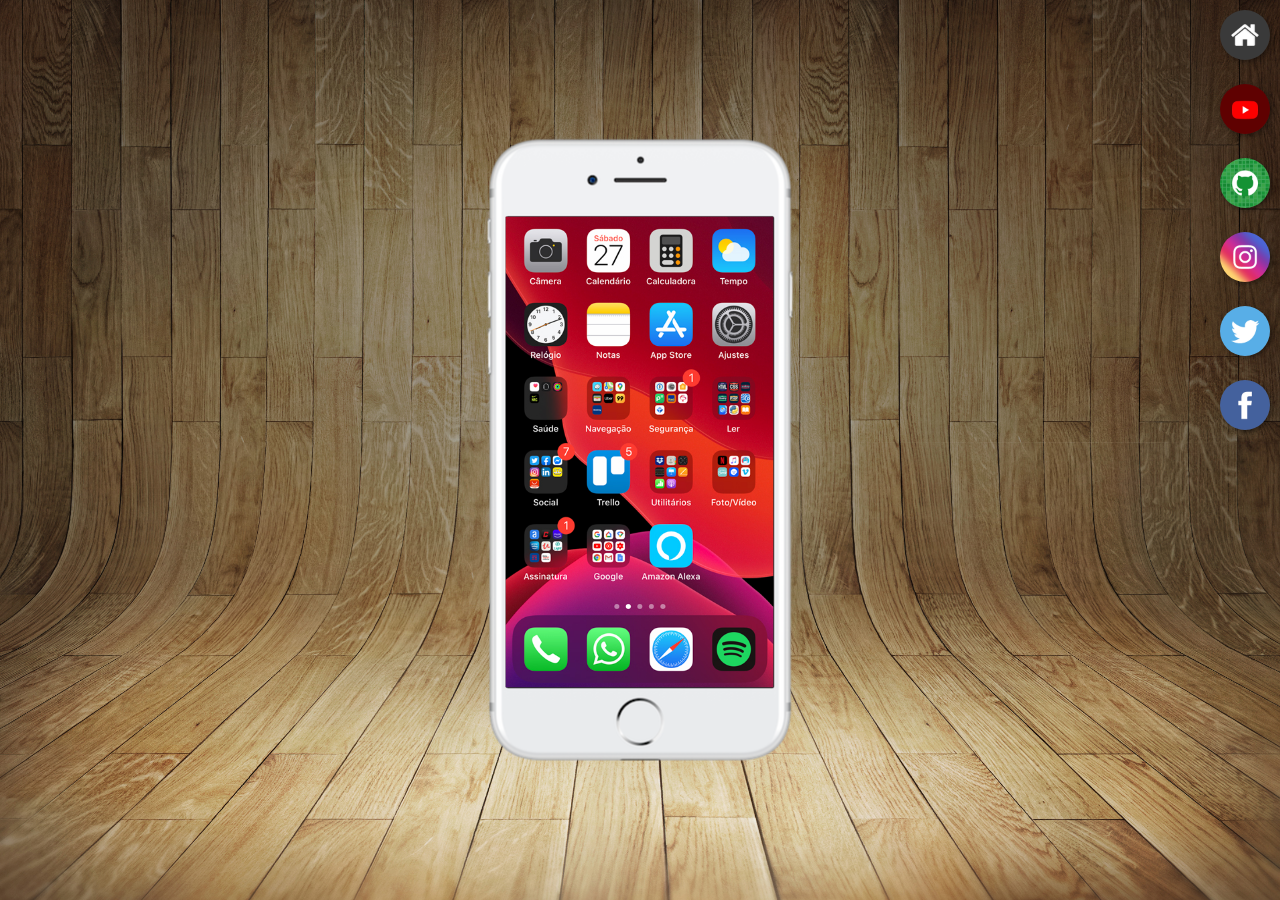
<file: index.html>
<!DOCTYPE html>
<html lang="pt-br">
<head>
    <meta charset="UTF-8">
    <meta name="viewport" content="width=device-width, initial-scale=1.0">
    <title>Projeto Redes Sociais</title>
    <link rel="shortcut icon" href="favicon.ico" type="image/x-icon">
    <link rel="stylesheet" href="estilos/style.css">
</head>
<body>
    <main>
        <section id="telefone">
            <iframe src="home.html" name="tela" id="tela" frameborder="0">
                Seu navegador não é compatível com isso.
            </iframe>
        </section>
        <section id="redes-sociais">
            <a href="home.html" target="tela"><img src="imagens/logo-home.jpg" alt="home">
            </a><br>
            <a href="youtube.html" target="tela"><img src="imagens/logo-youtube.jpg" alt="youtube">
            </a><br>
            <a href="github.html" target="tela"><img src="imagens/logo-github.jpg" alt="github">
            </a><br>
            <a href="instagram.html" target="tela"><img src="imagens/logo-instagram.jpg" alt="instagram">
            </a><br>
            <a href="twitter.html" target="tela"><img src="imagens/logo-twitter.jpg" alt="twitter">
            </a><br>
            <a href="facebook.html" target="tela"><img src="imagens/logo-facebook.jpg" alt="facebook">
            </a>

        </section>
    </main>
</body>
</html>
</file>
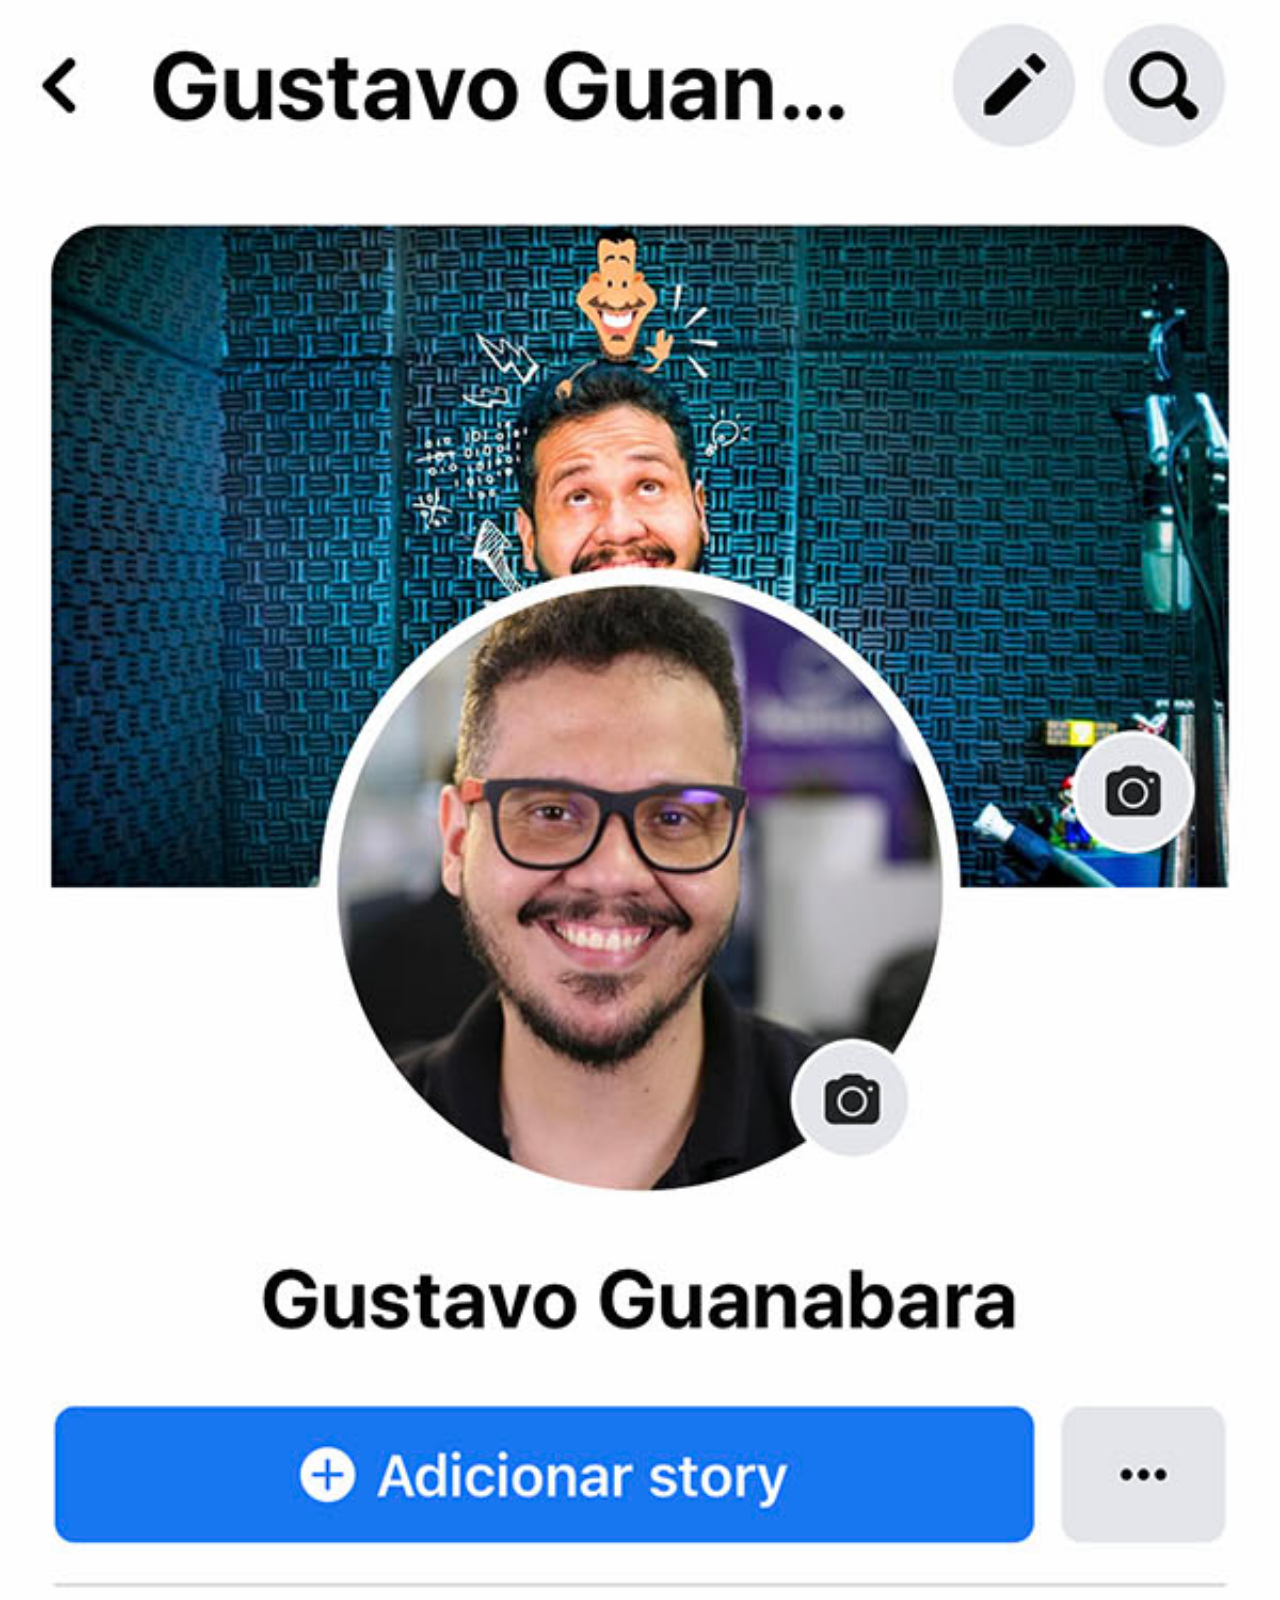
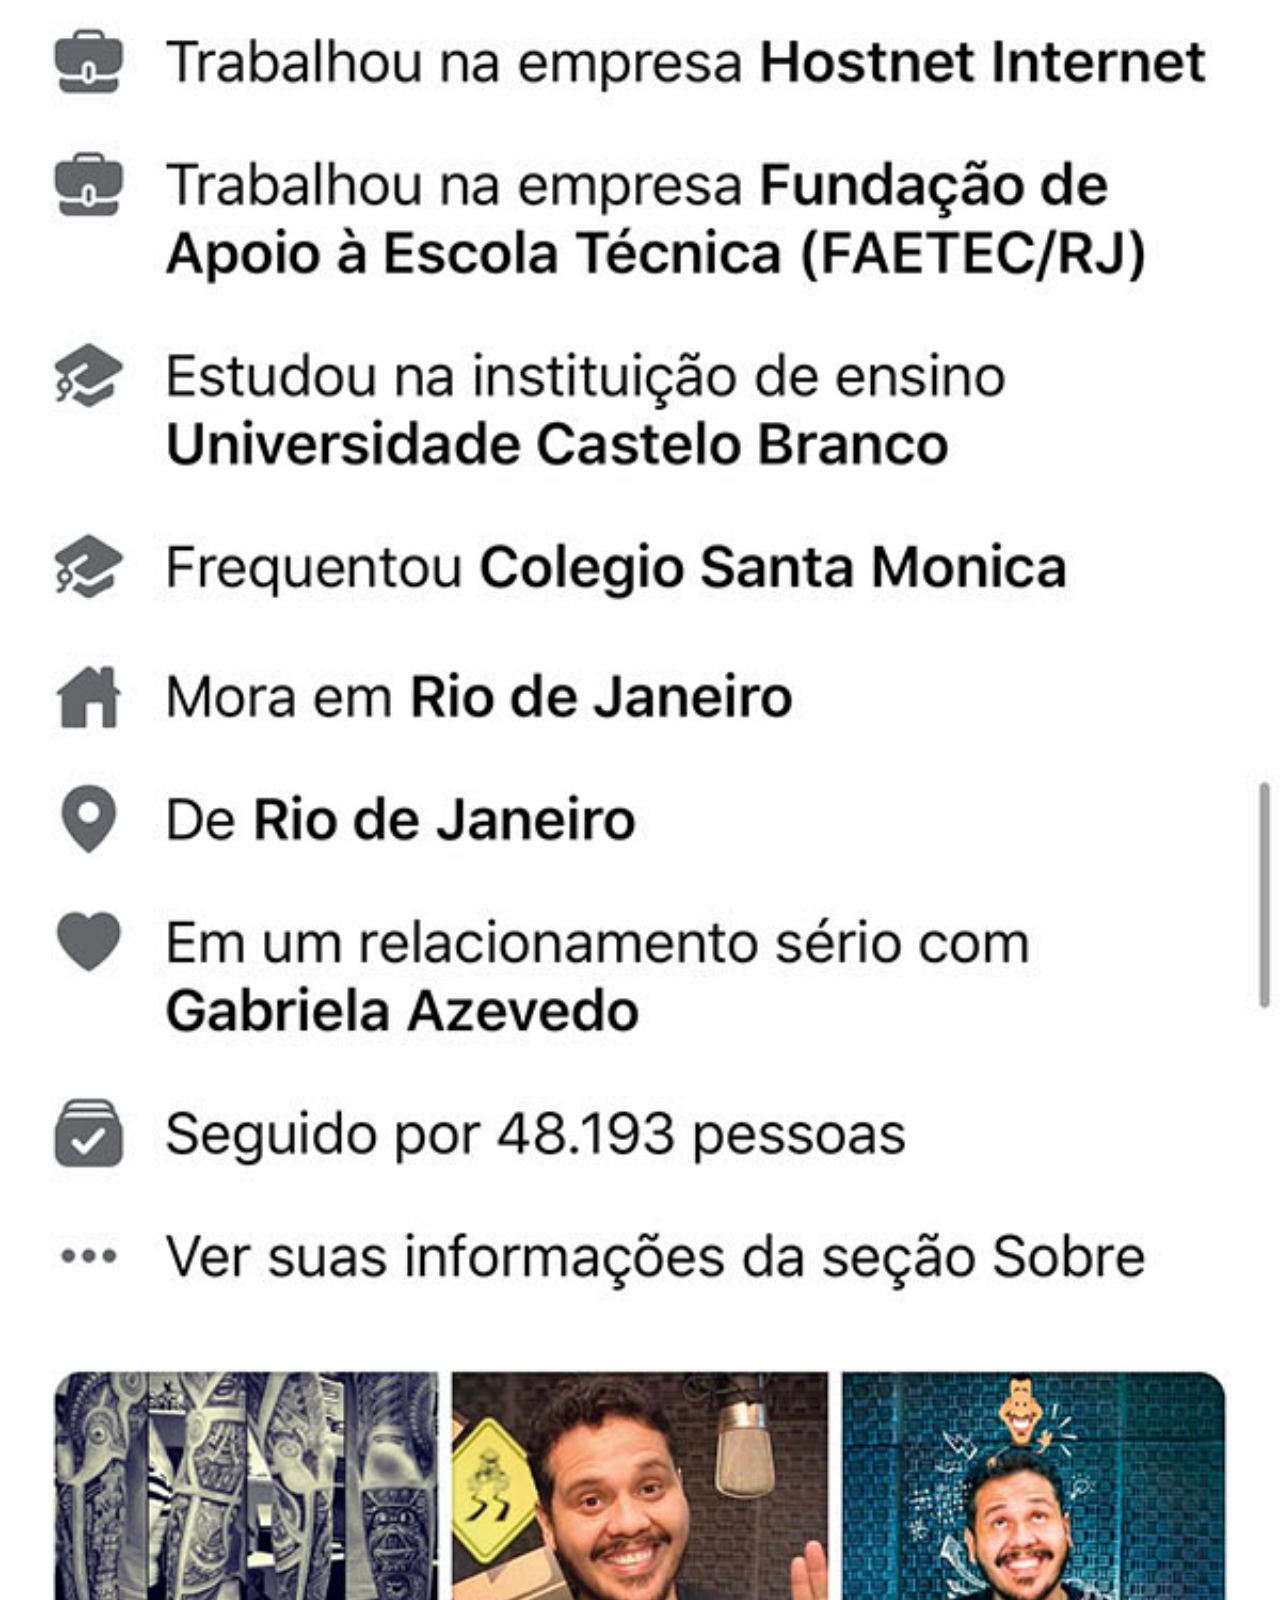
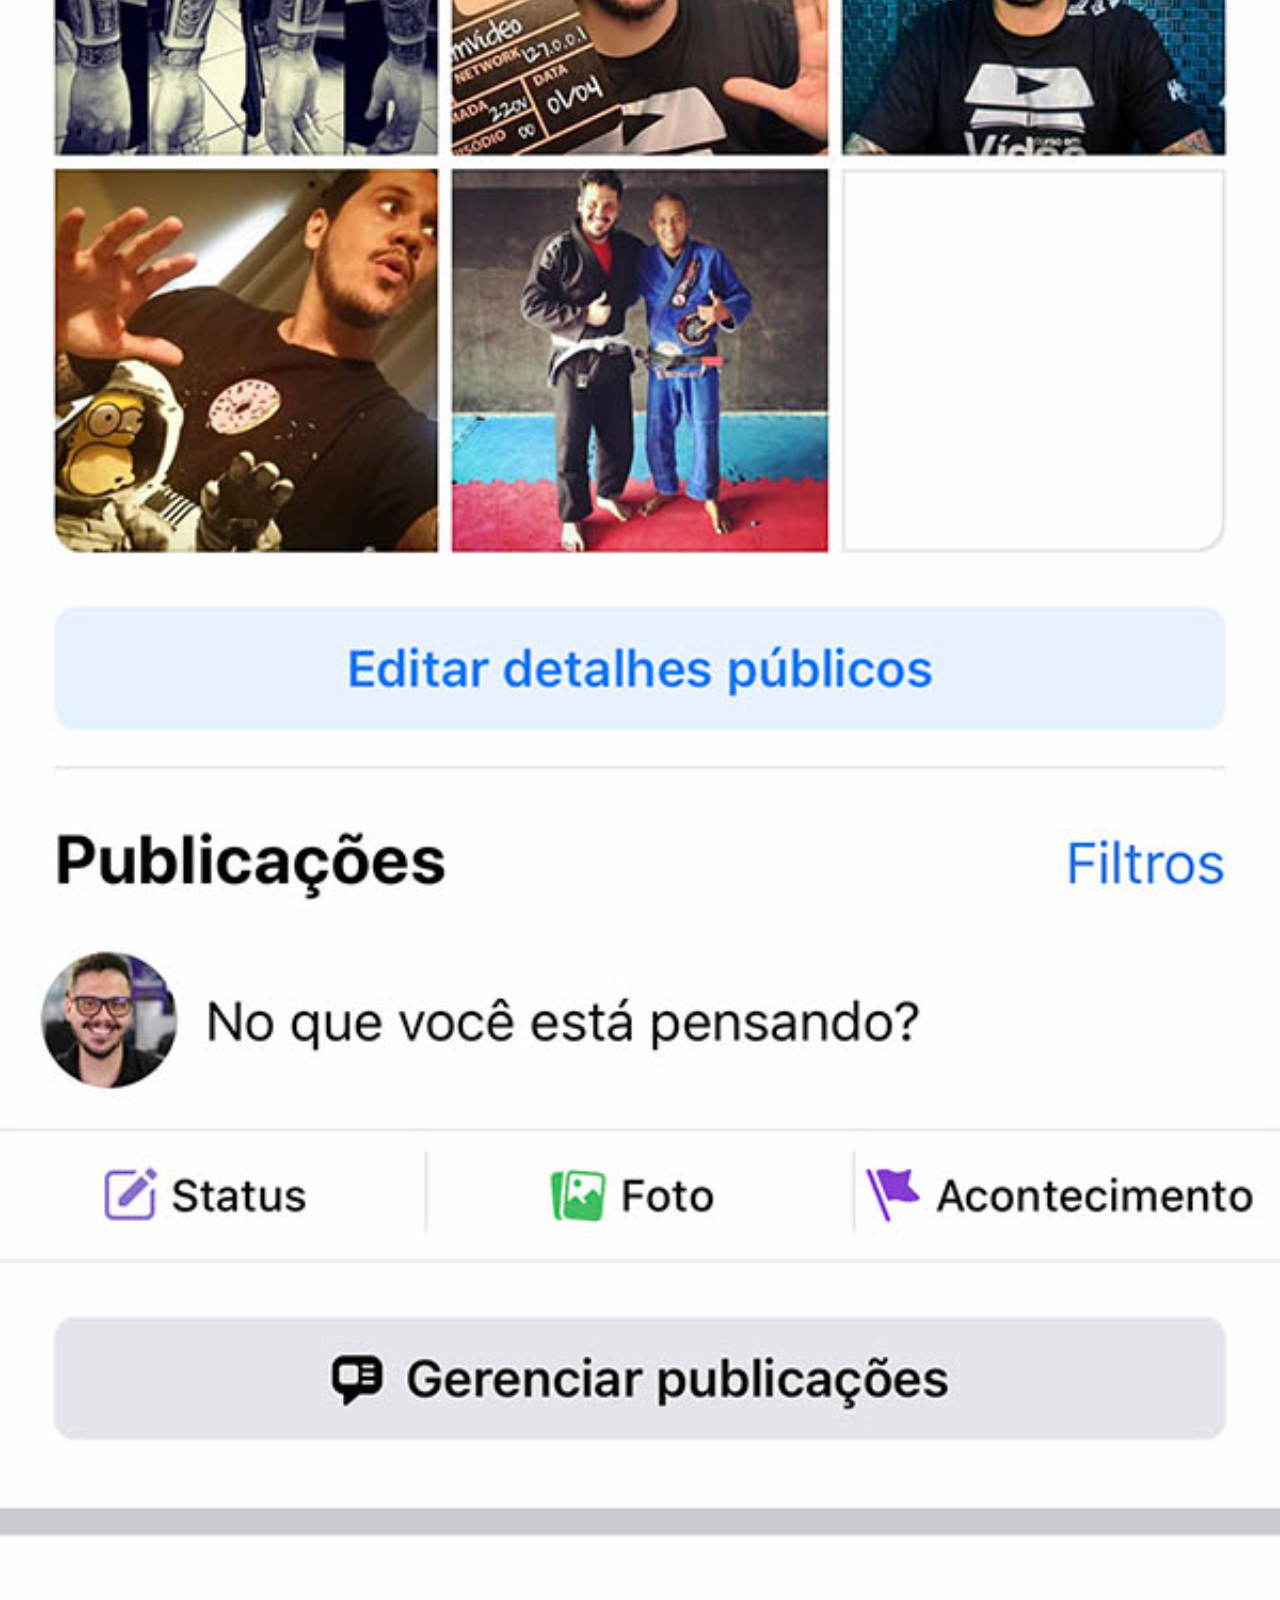
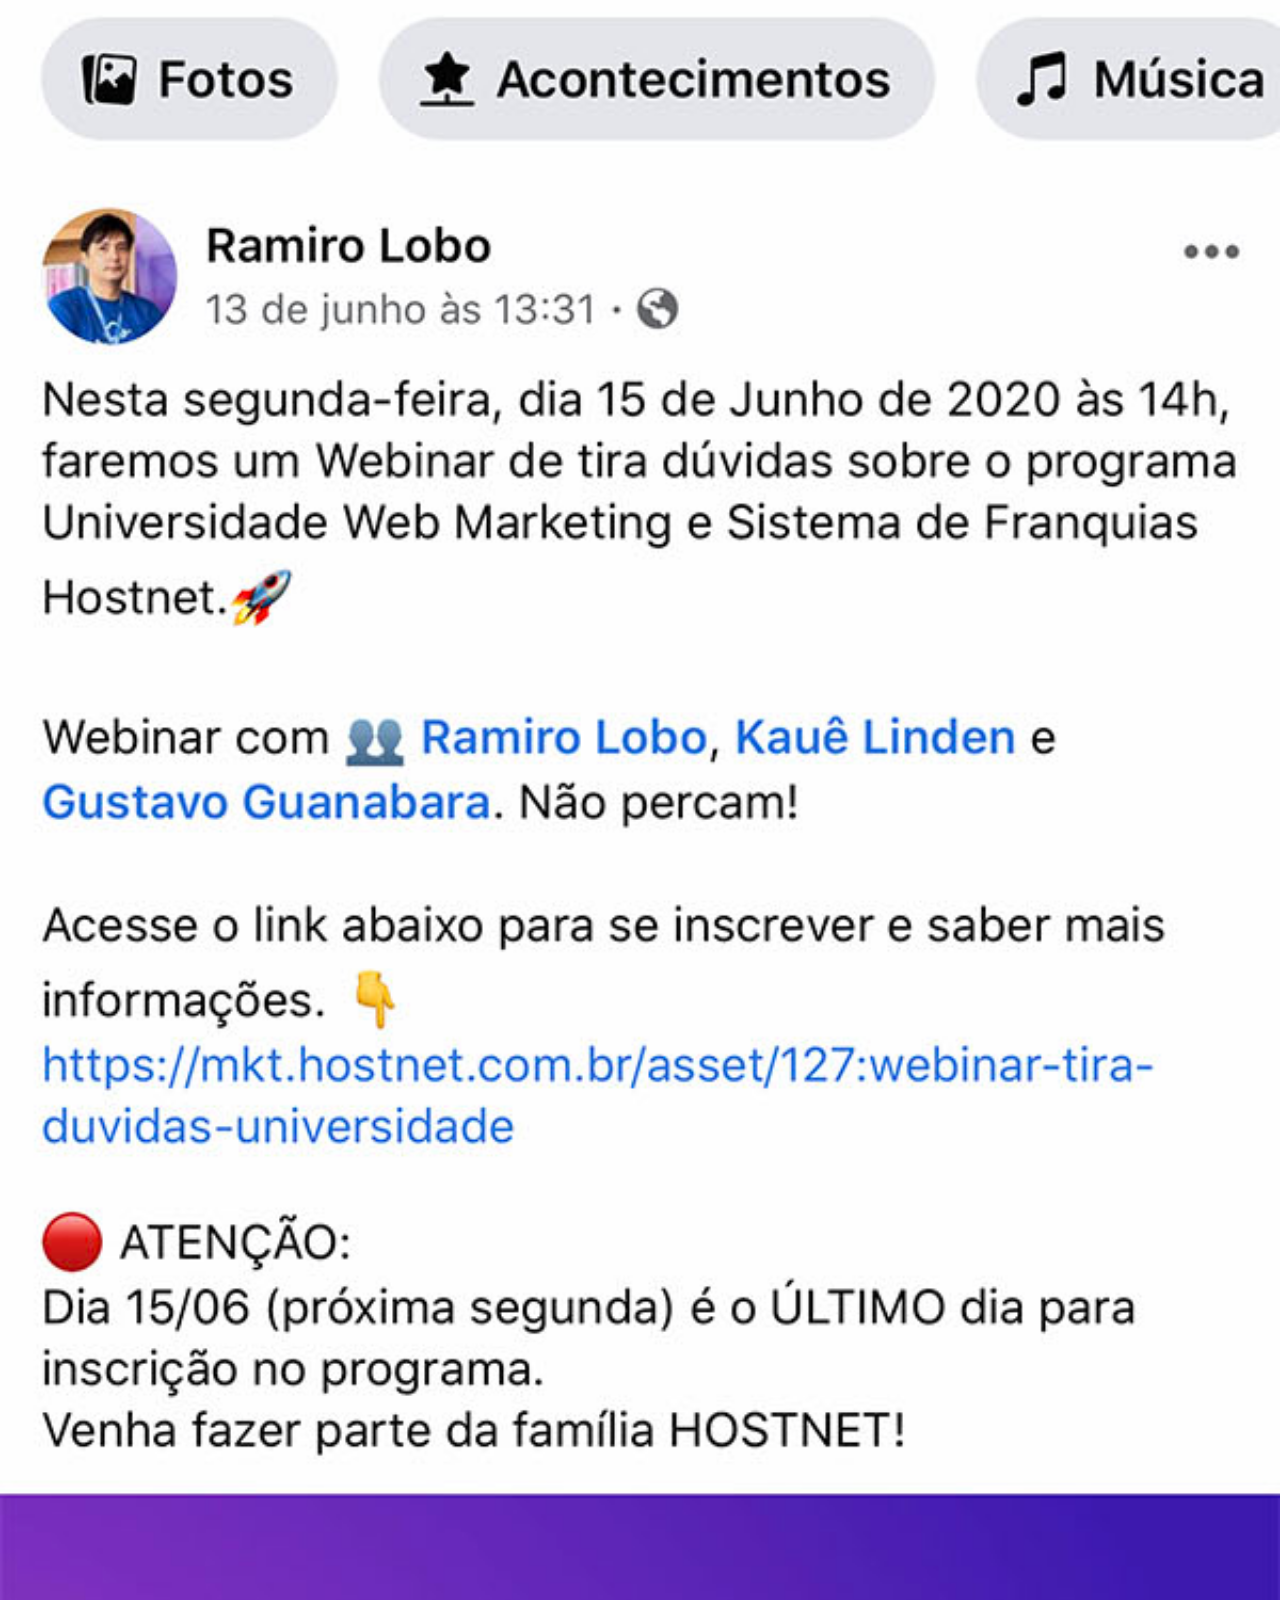
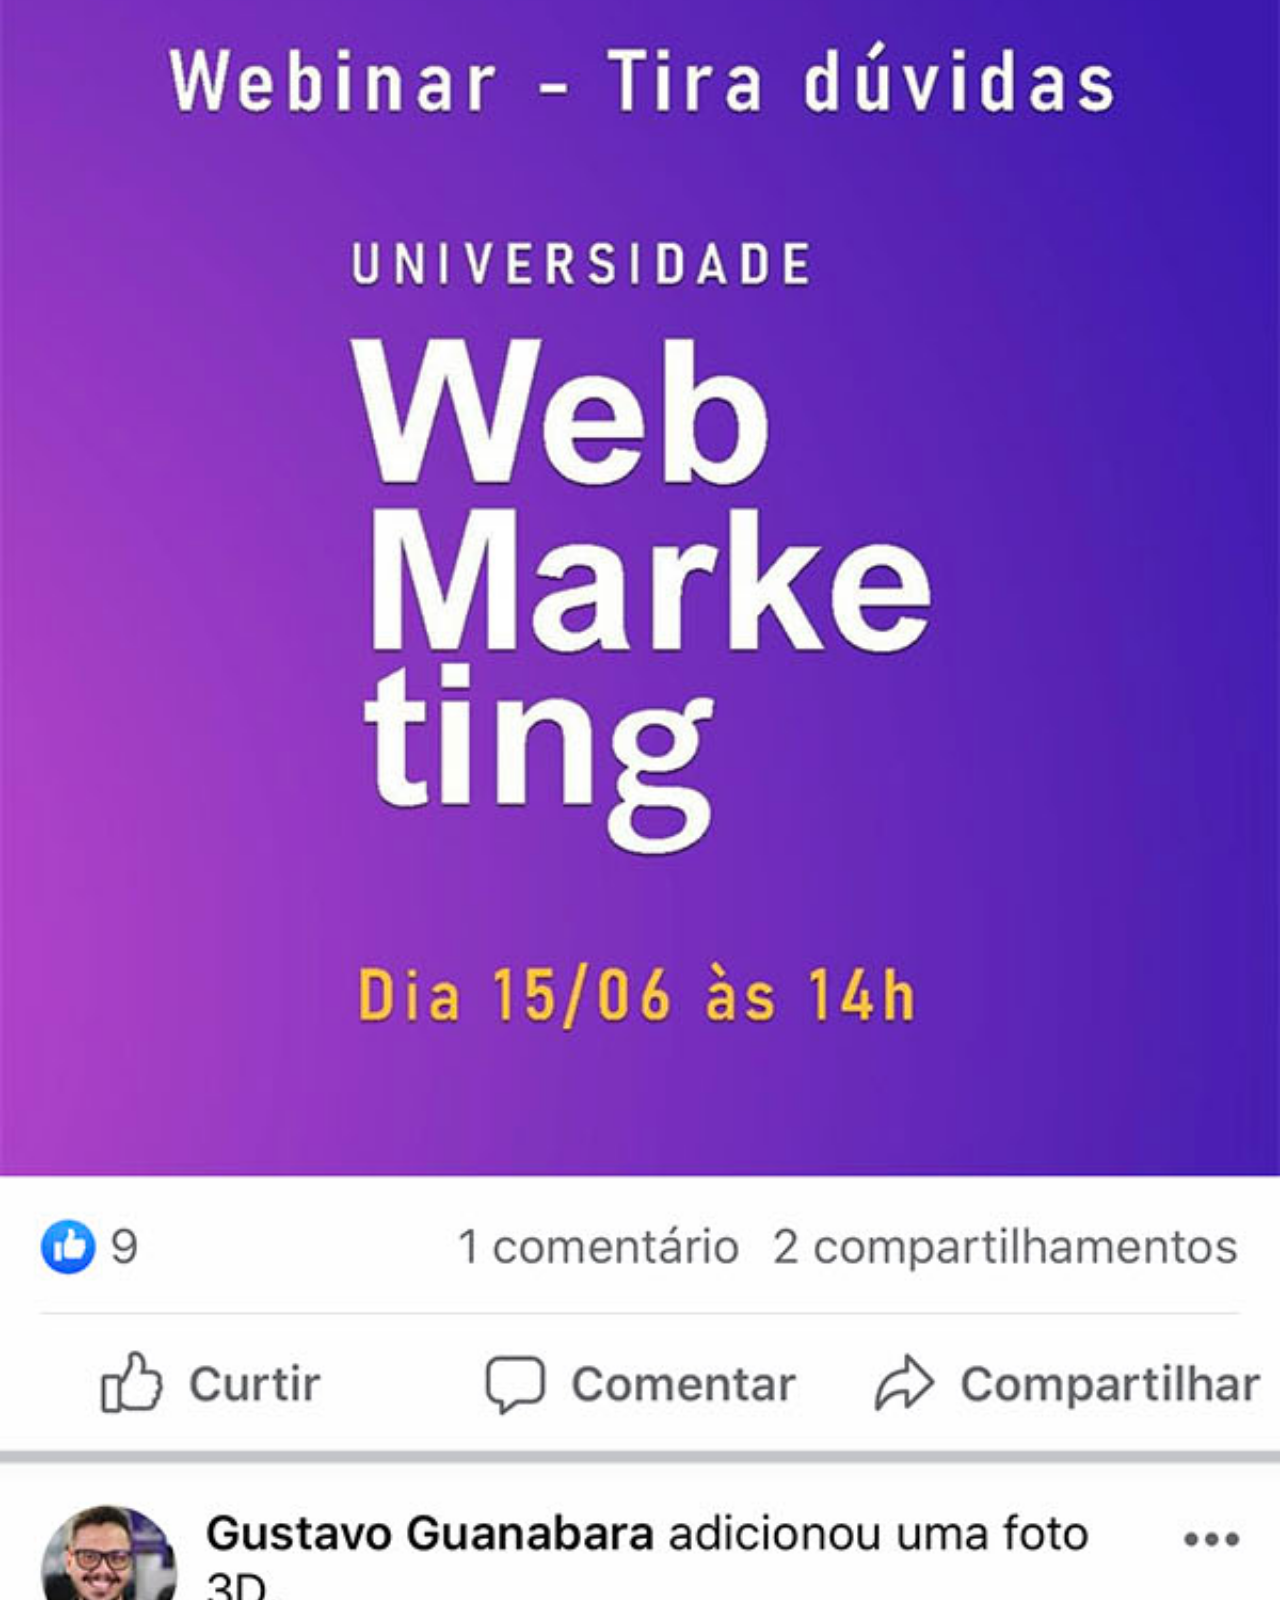
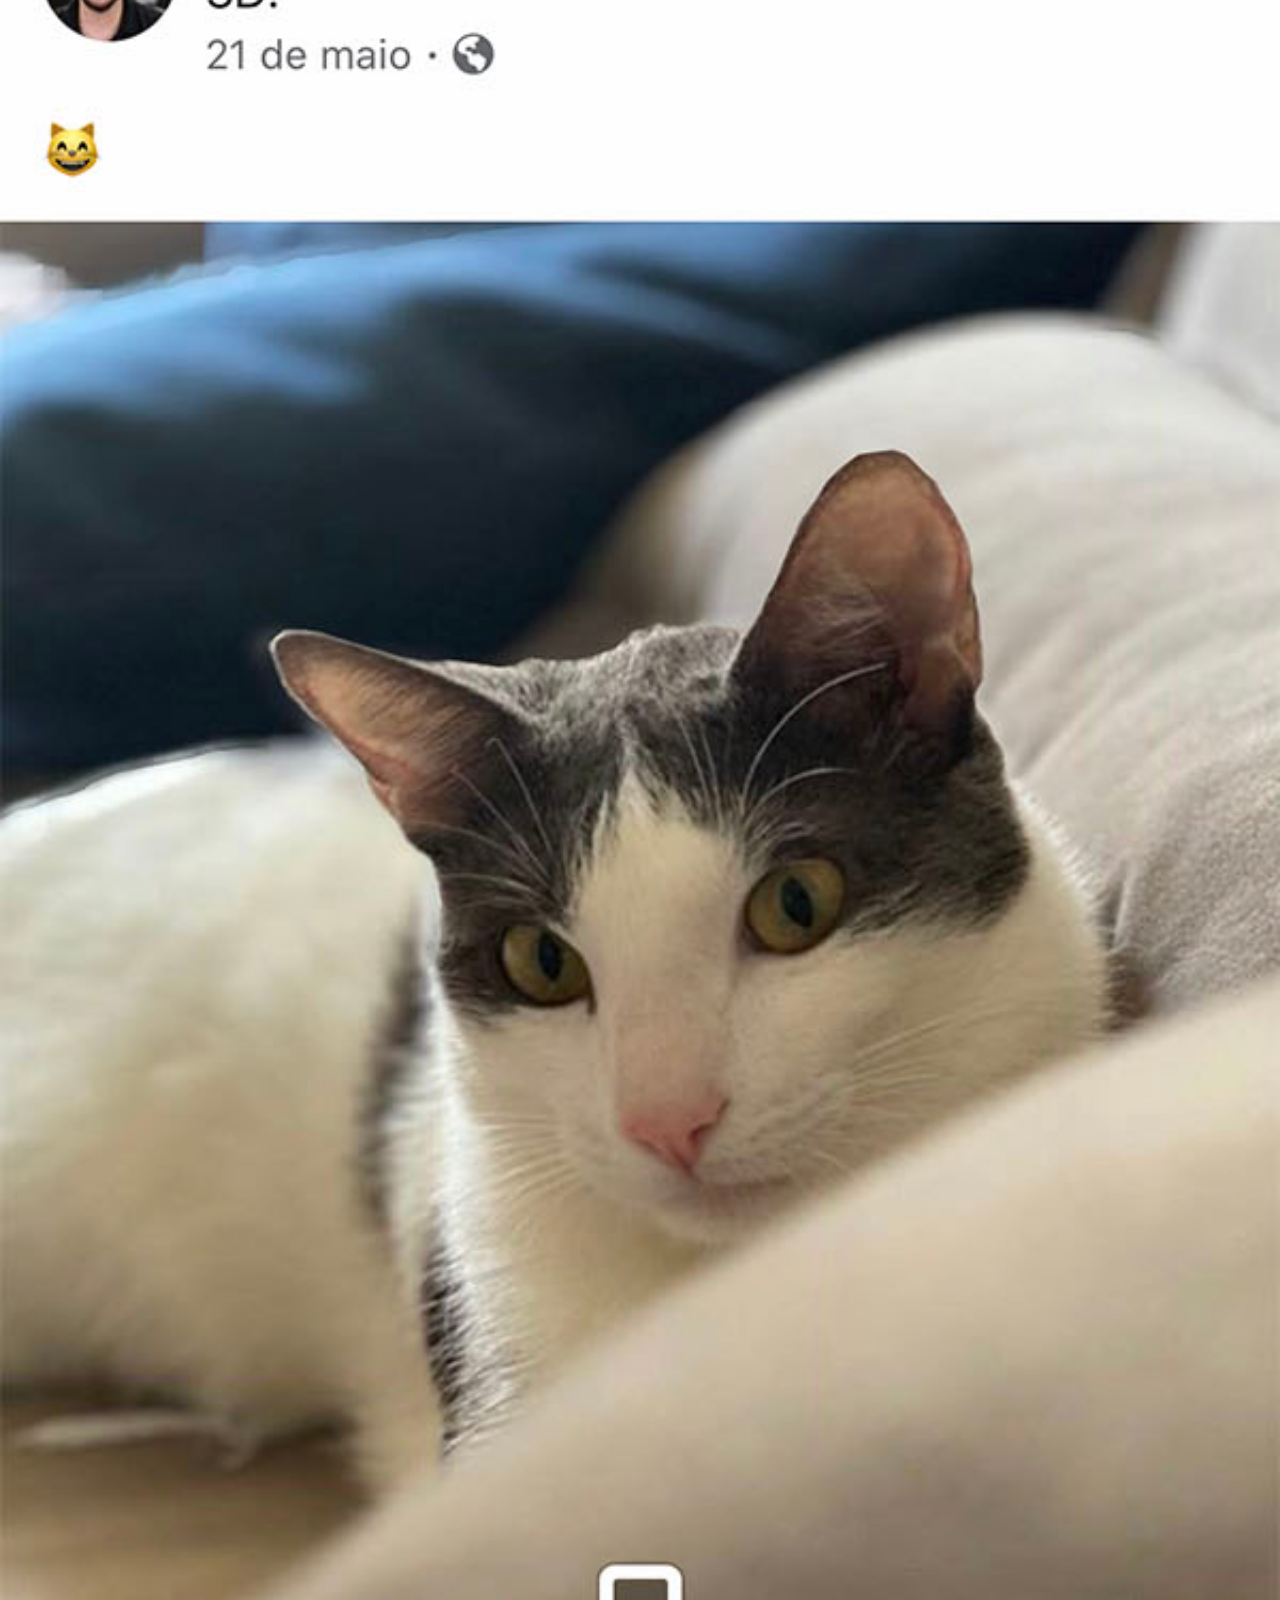
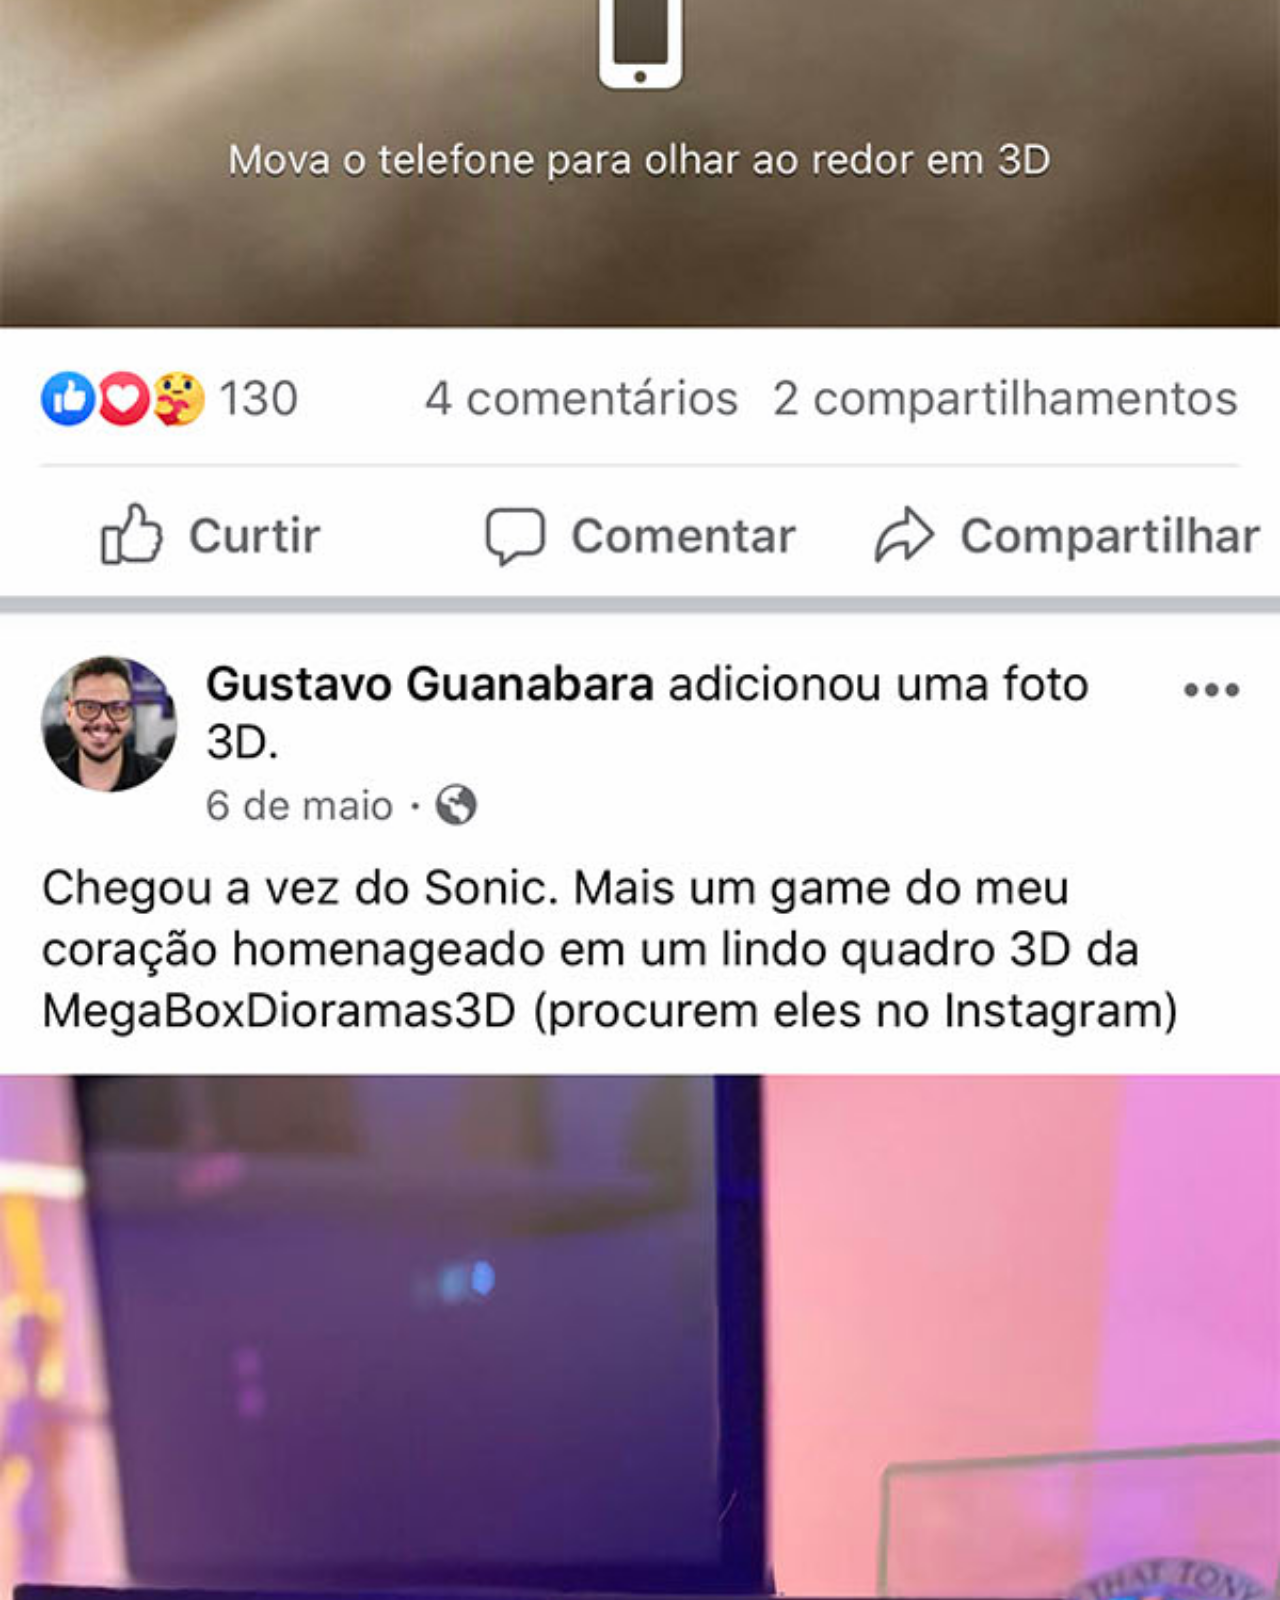
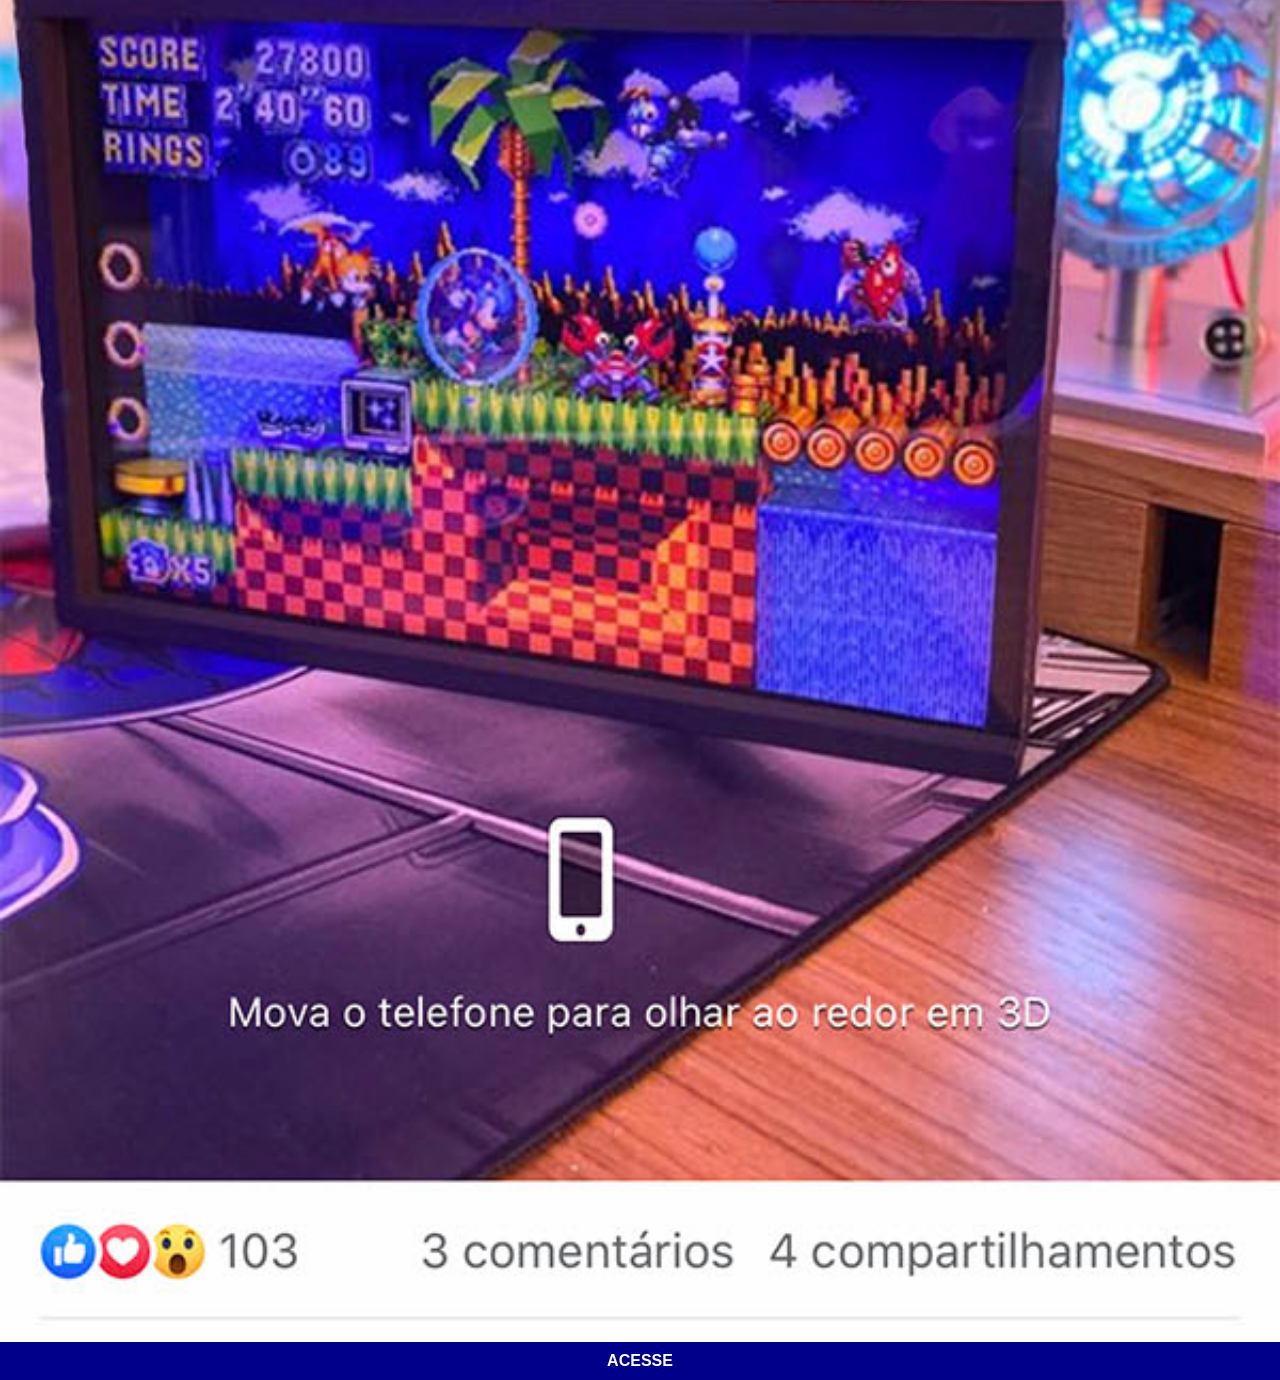
<file: facebook.html>
<!DOCTYPE html>
<html lang="pt-br">
<head>
    <meta charset="UTF-8">
    <meta name="viewport" content="width=device-width, initial-scale=1.0">
    <title>Facebook</title>
    <link rel="stylesheet" href="estilos/social.css">
</head>
<body>
    <img src="imagens/tela-facebook.jpg">
    <a href="https://www.facebook.com/gustavoguanabara" target="_blank">ACESSE</a>
</body>
</html>
</file>
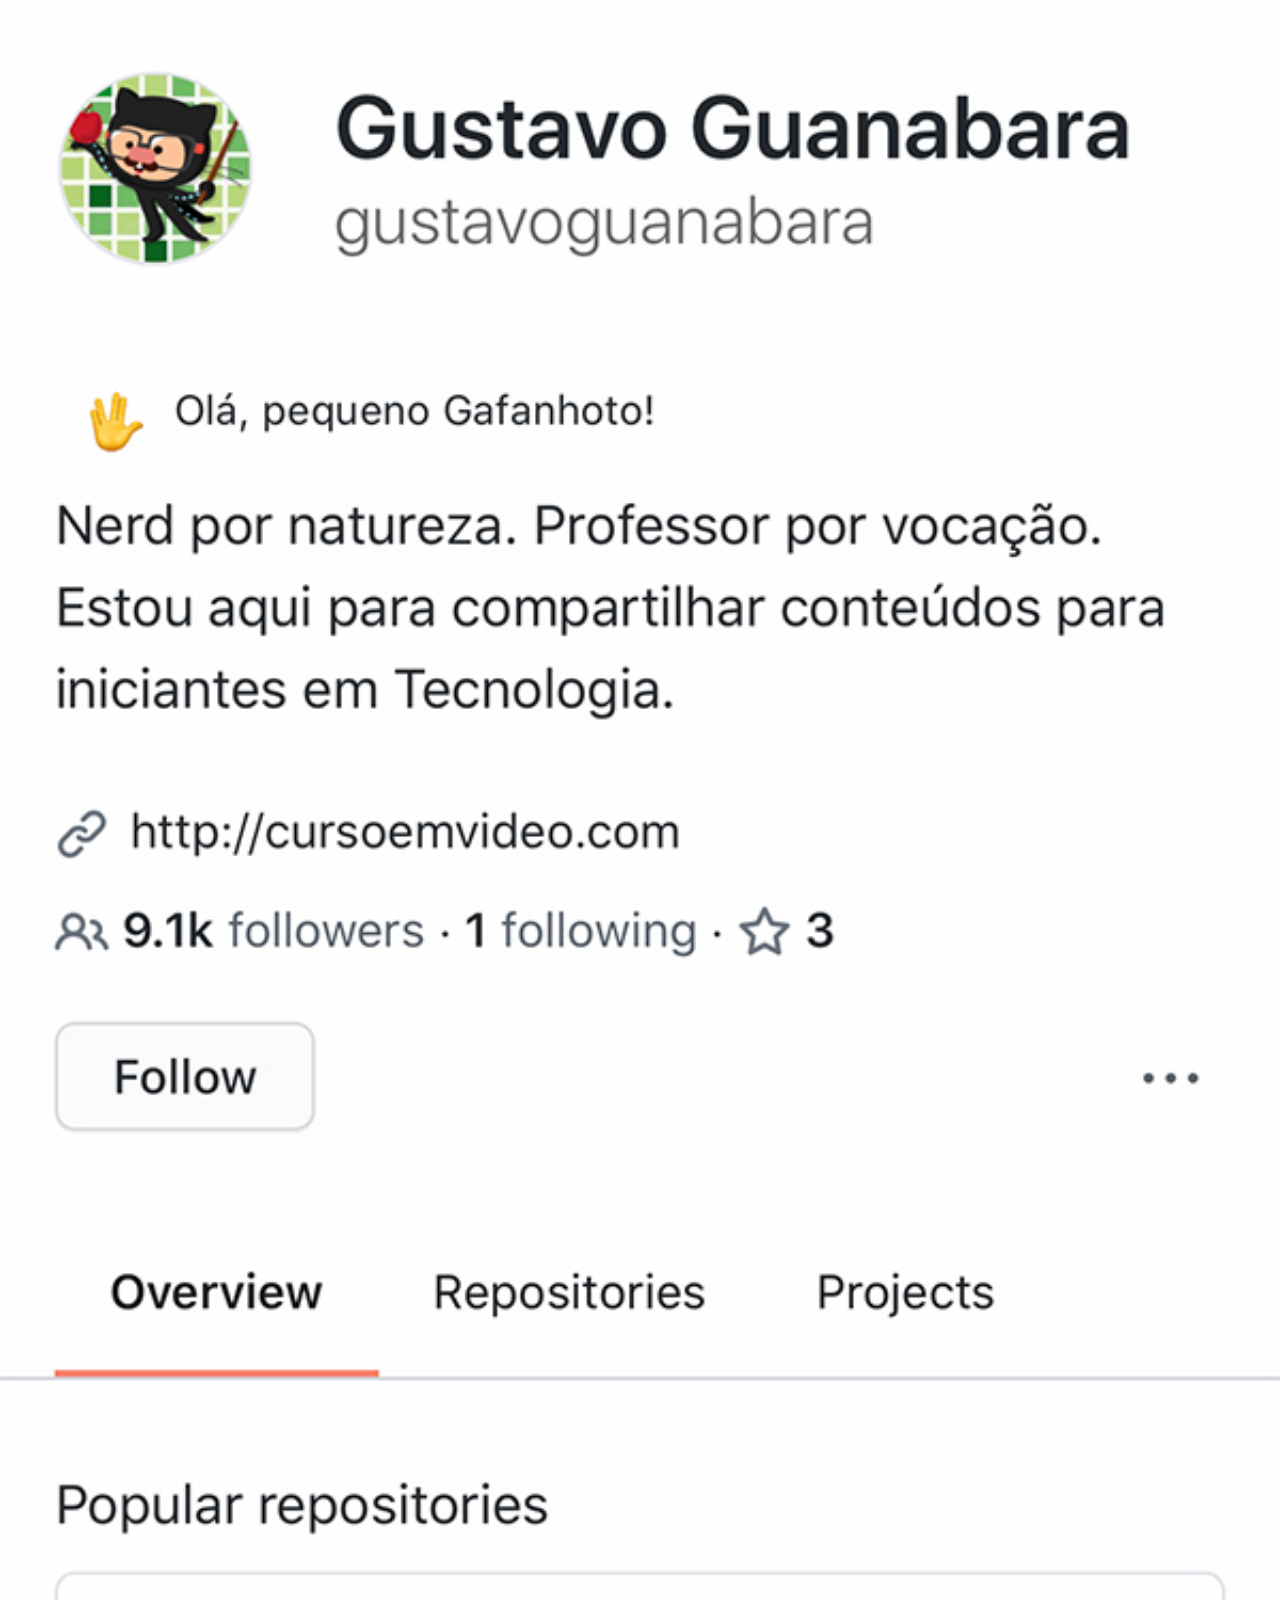
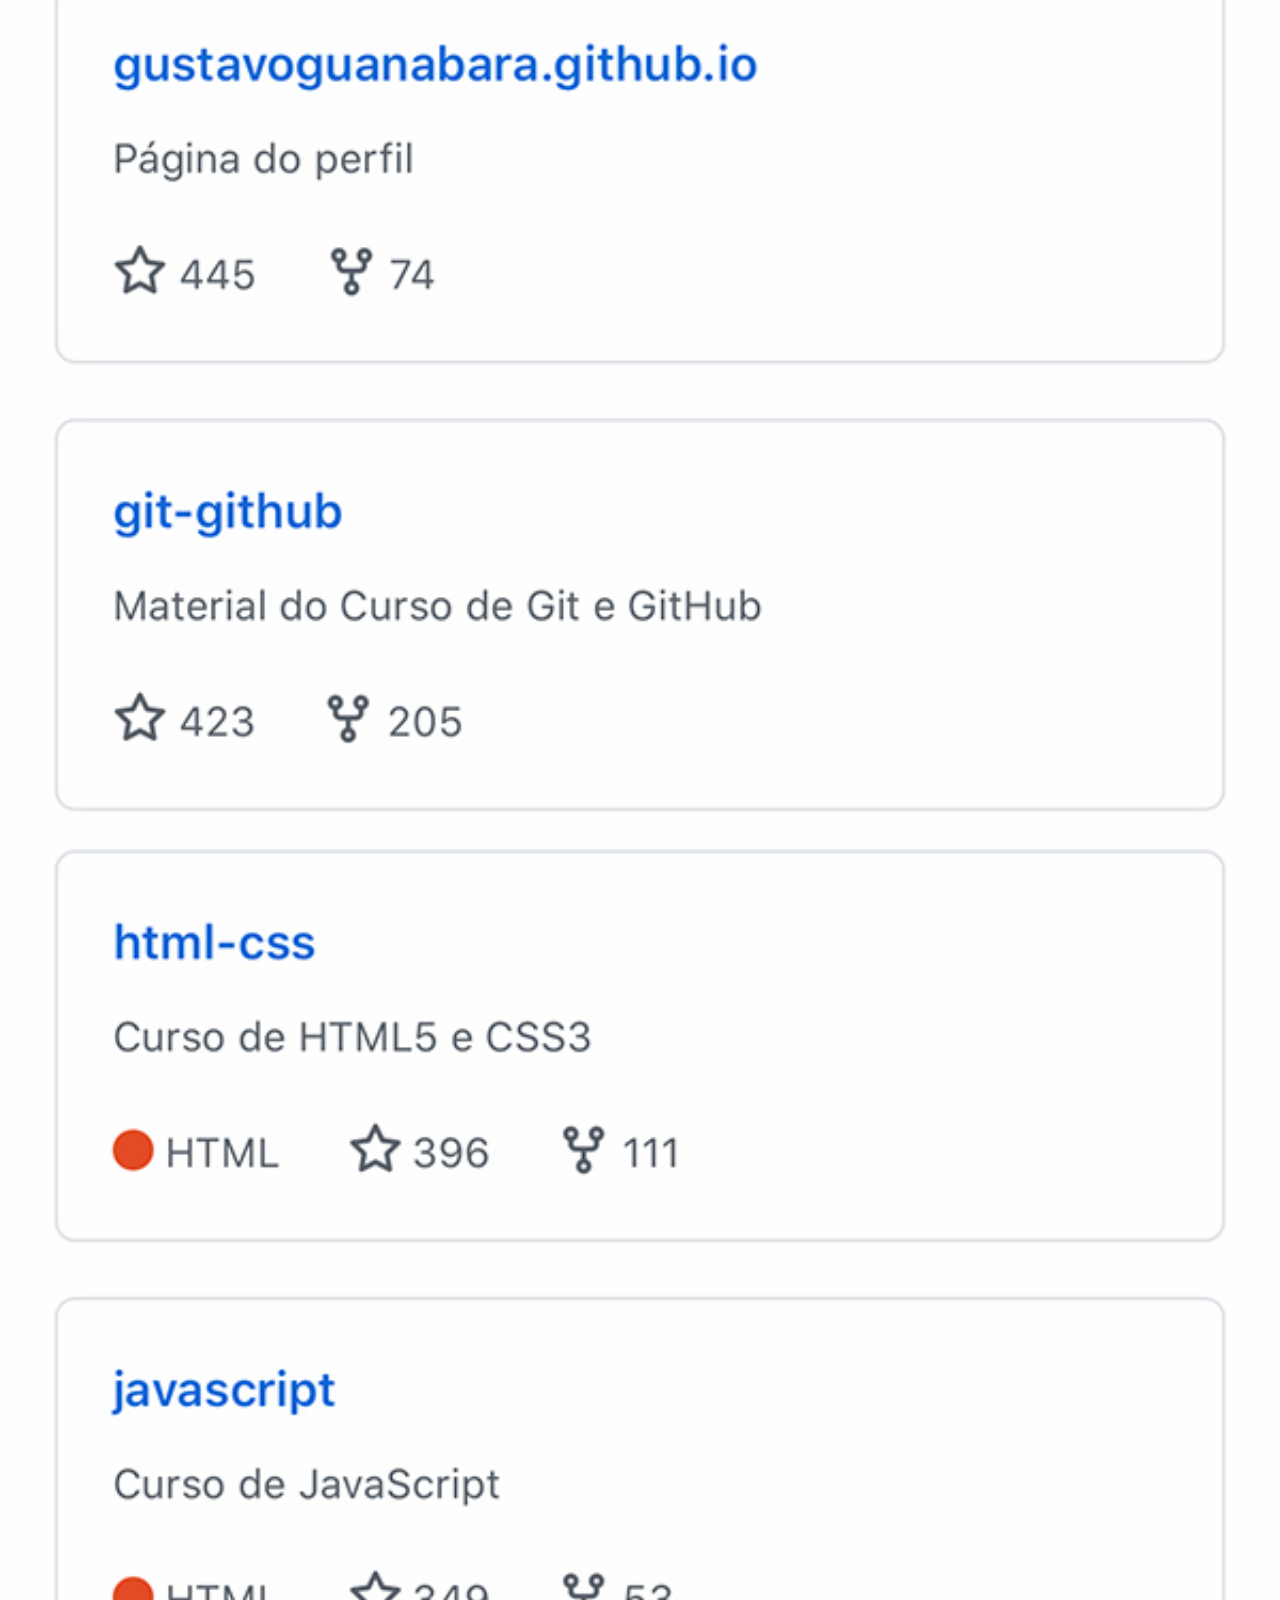
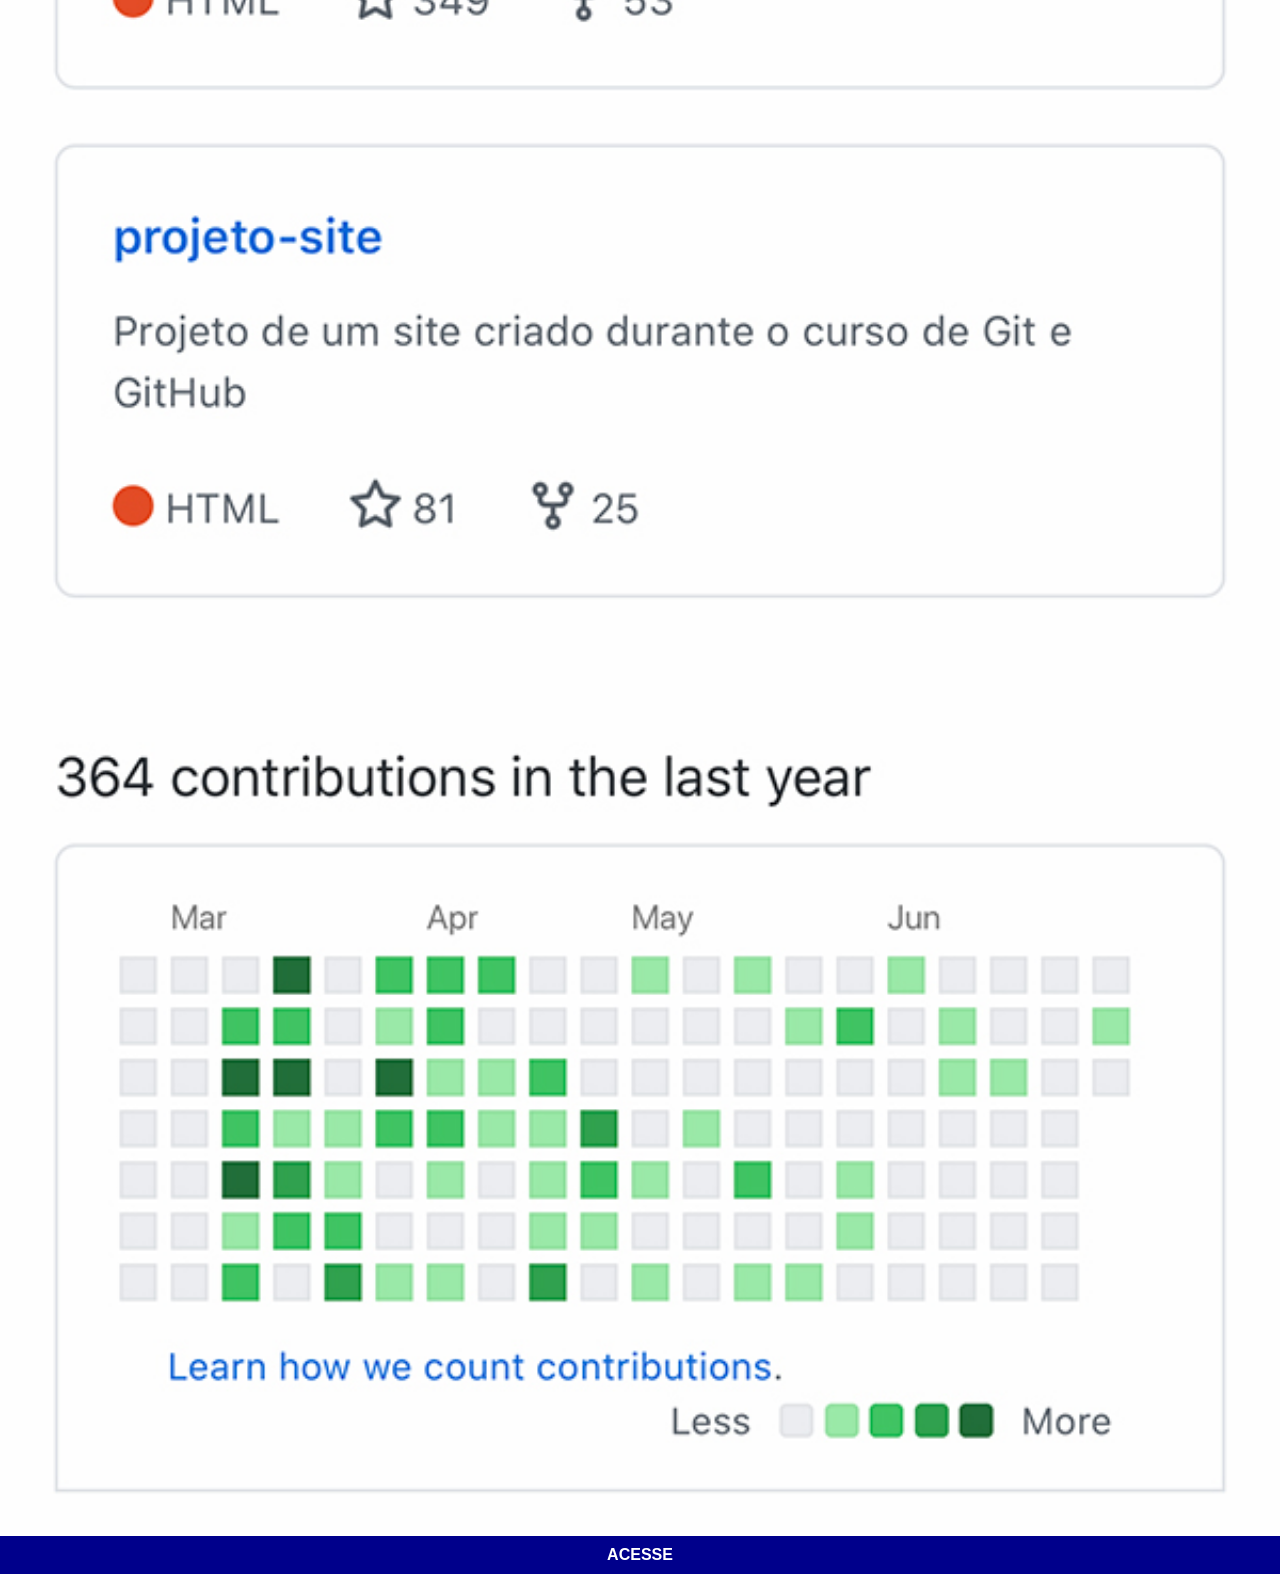
<file: github.html>
<!DOCTYPE html>
<html lang="pt-br">
<head>
    <meta charset="UTF-8">
    <meta name="viewport" content="width=device-width, initial-scale=1.0">
    <title>Github</title>
    <link rel="stylesheet" href="estilos/social.css">
</head>
<body>
    <img src="imagens/tela-github.jpg">
    <a href="https://github.com/gustavoguanabara" target="_blank">ACESSE</a>
</body>
</html>
</file>
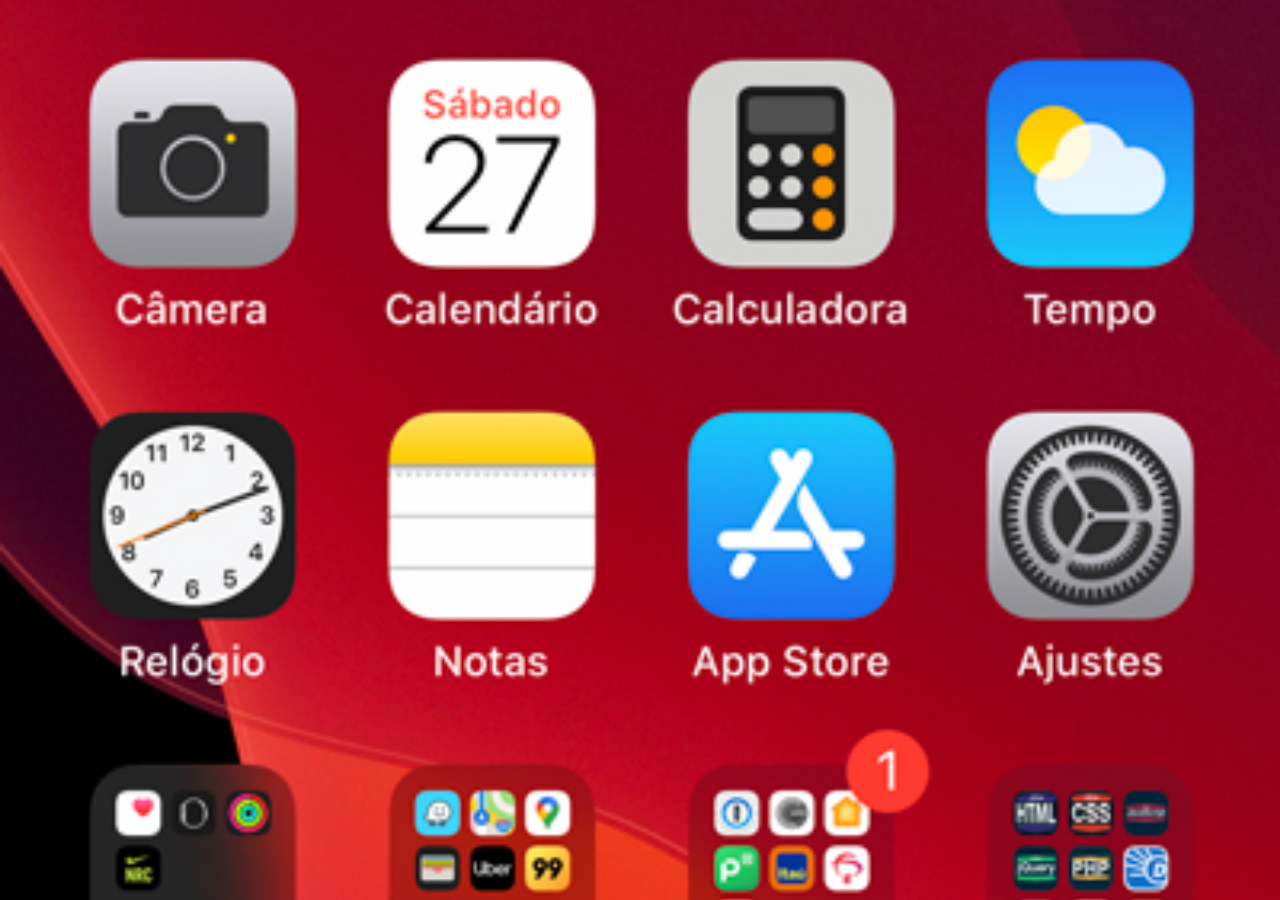
<file: home.html>
<!DOCTYPE html>
<html lang="pt-br">
<head>
    <meta charset="UTF-8">
    <meta name="viewport" content="width=device-width, initial-scale=1.0">
    <title>Home</title>
</head>
<style>
    * {
        margin: 0px;
        padding: 0px;
    }

    body {
        width: 100vw;
        height: 100vh;
        background: black url('imagens/tela-home.jpg') no-repeat top center;
        background-size: cover;
    }
</style>
<body>
    
</body>
</html>
</file>
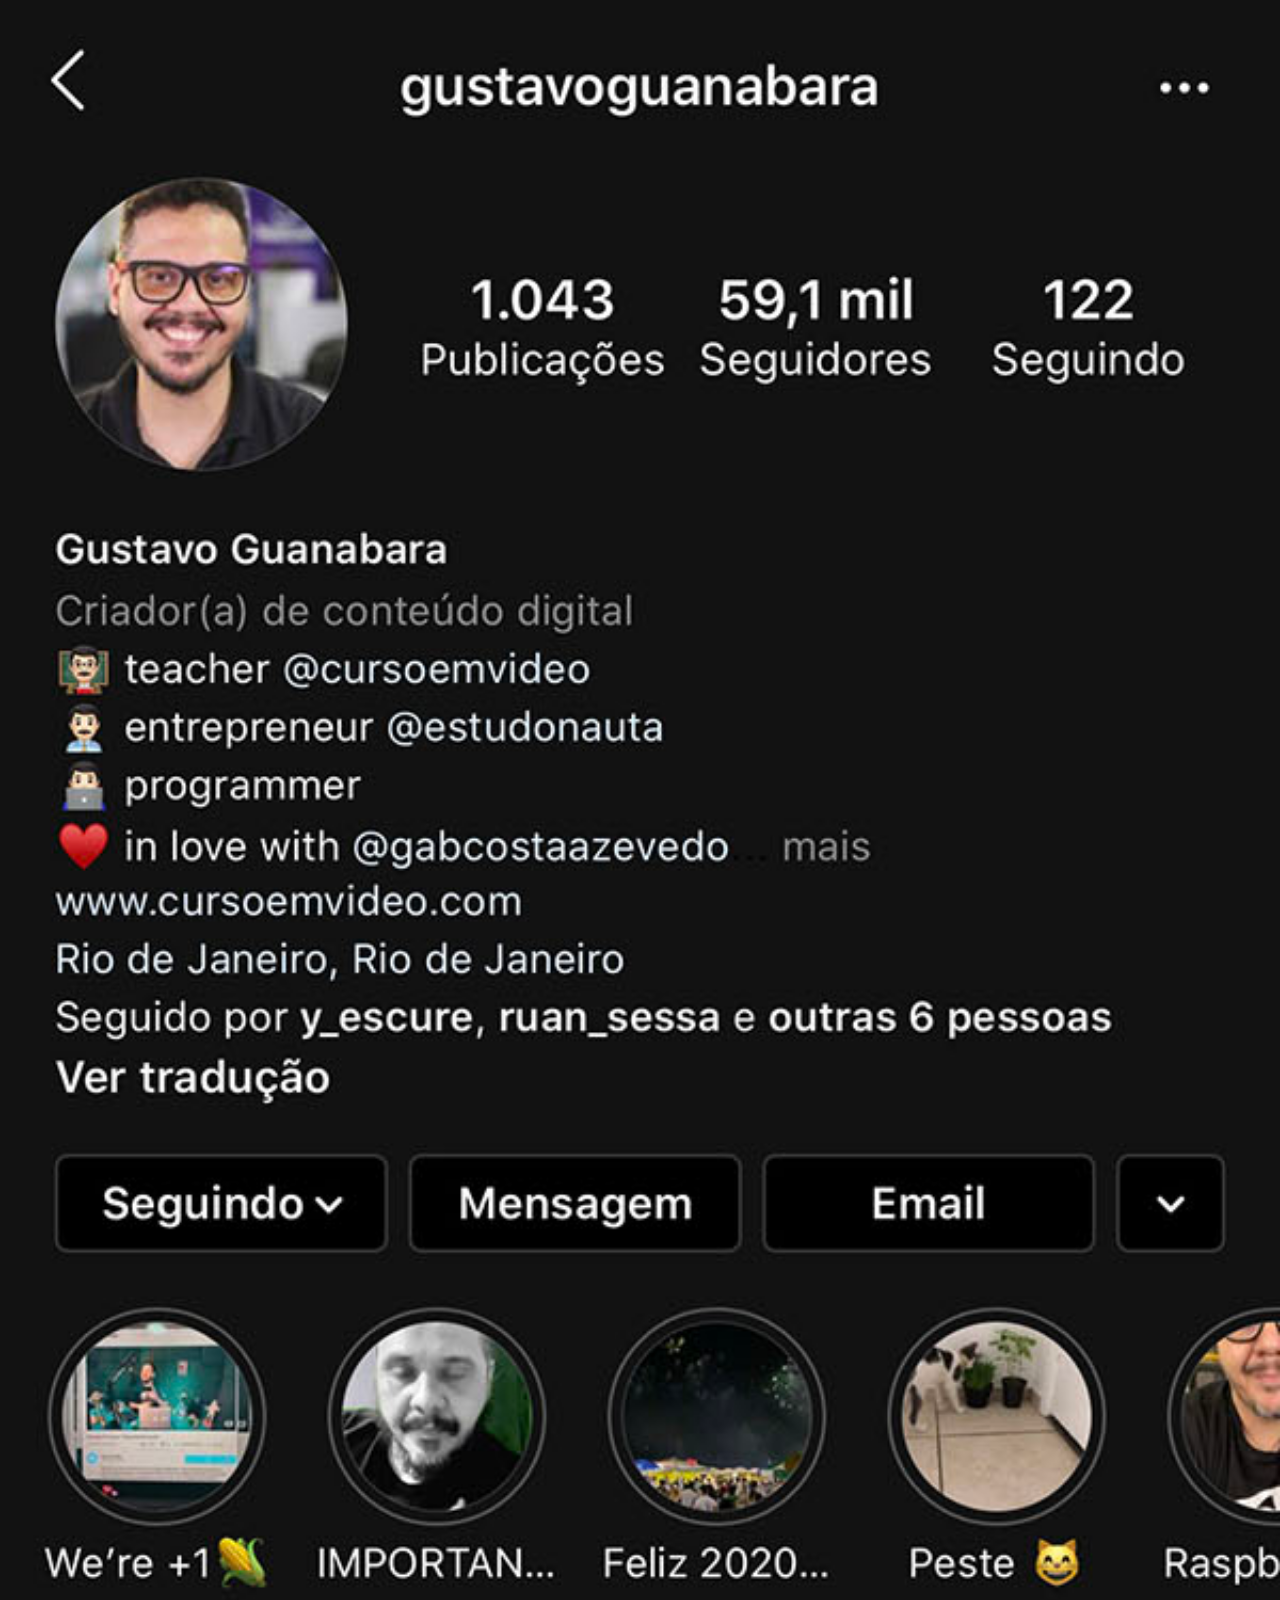
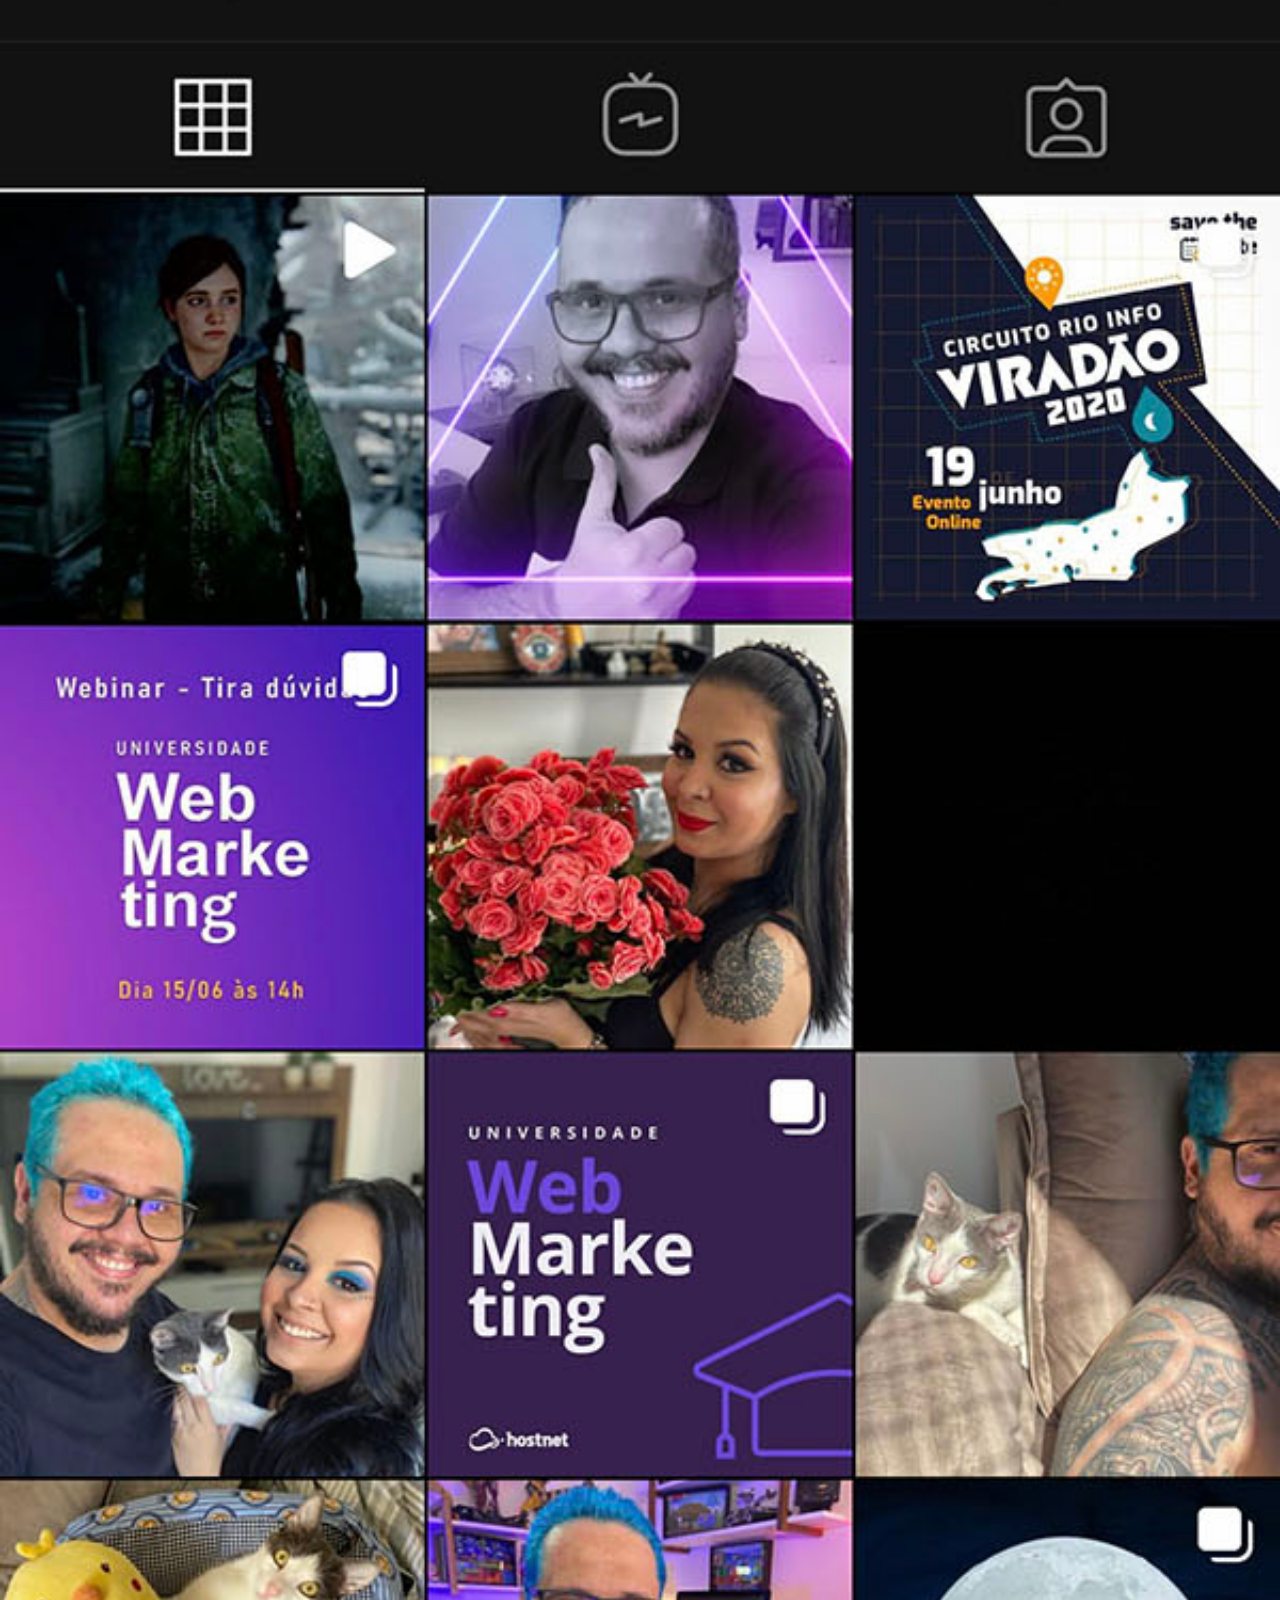
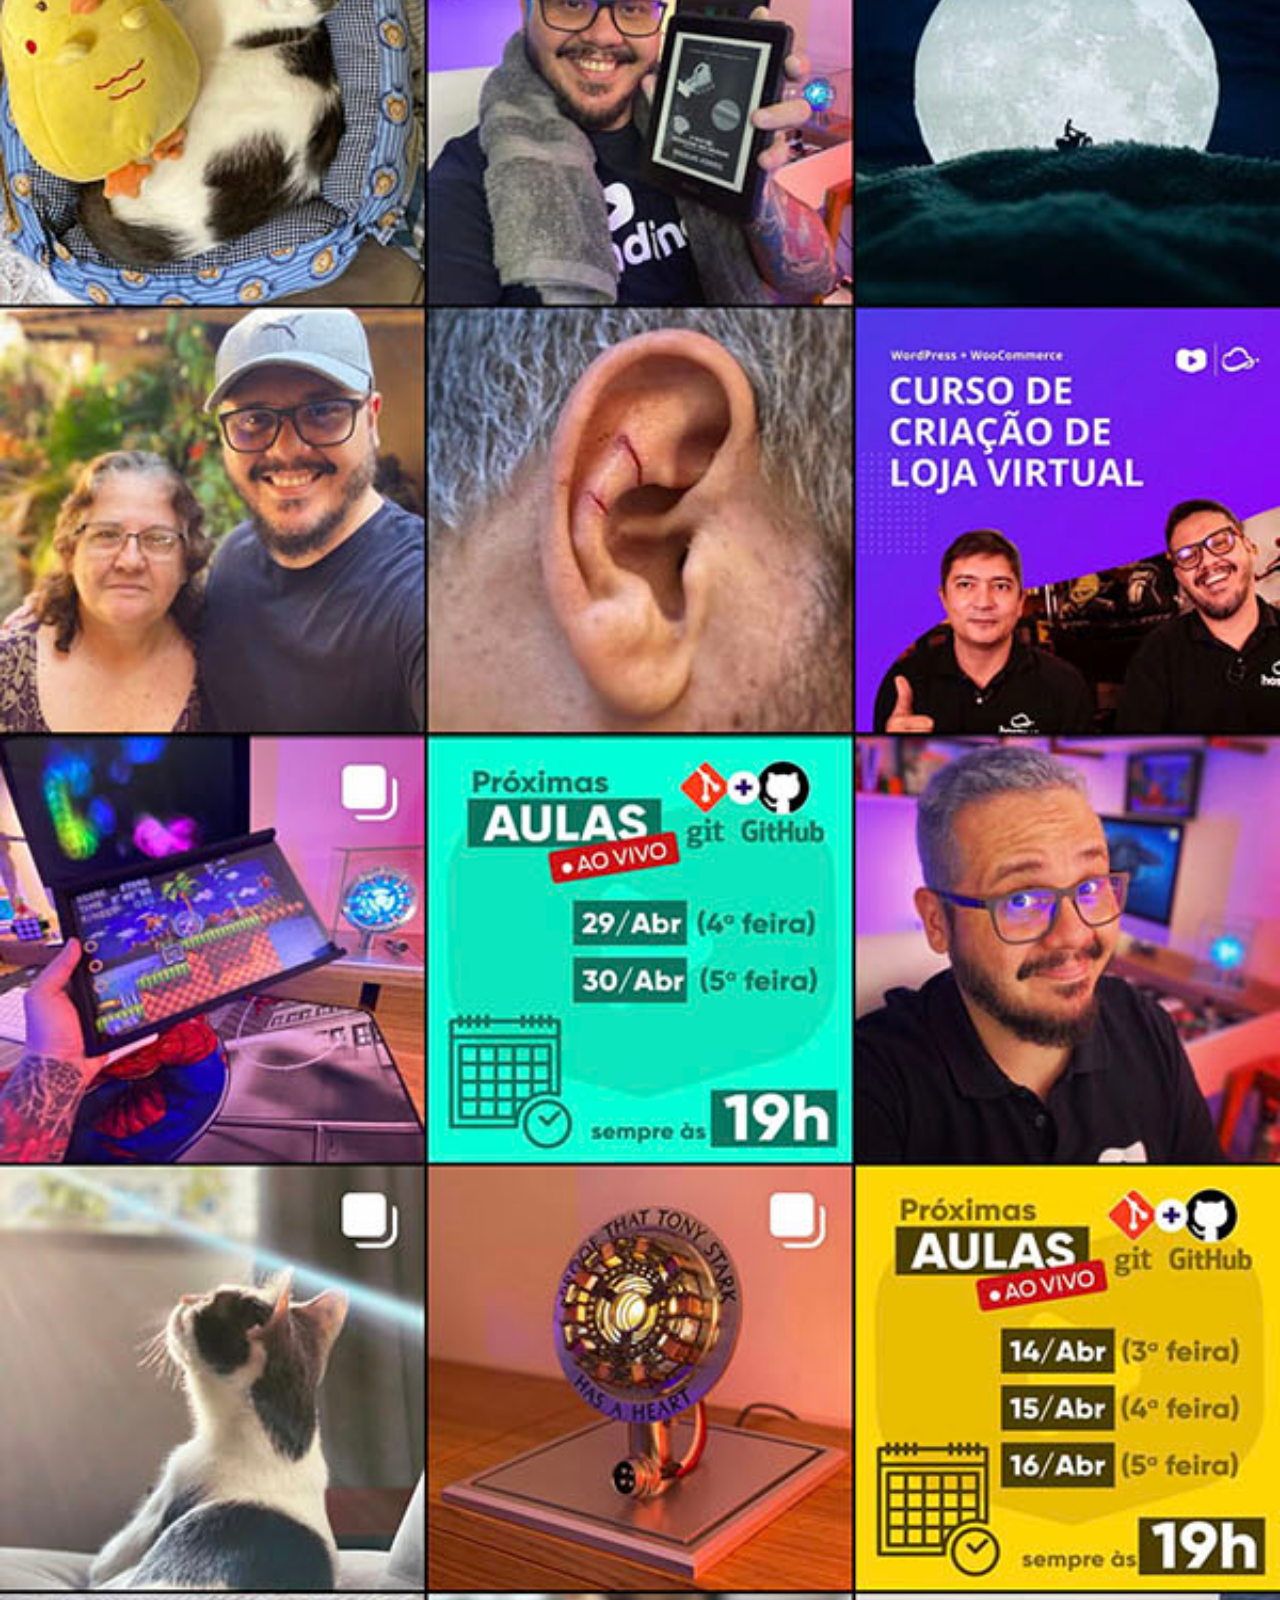
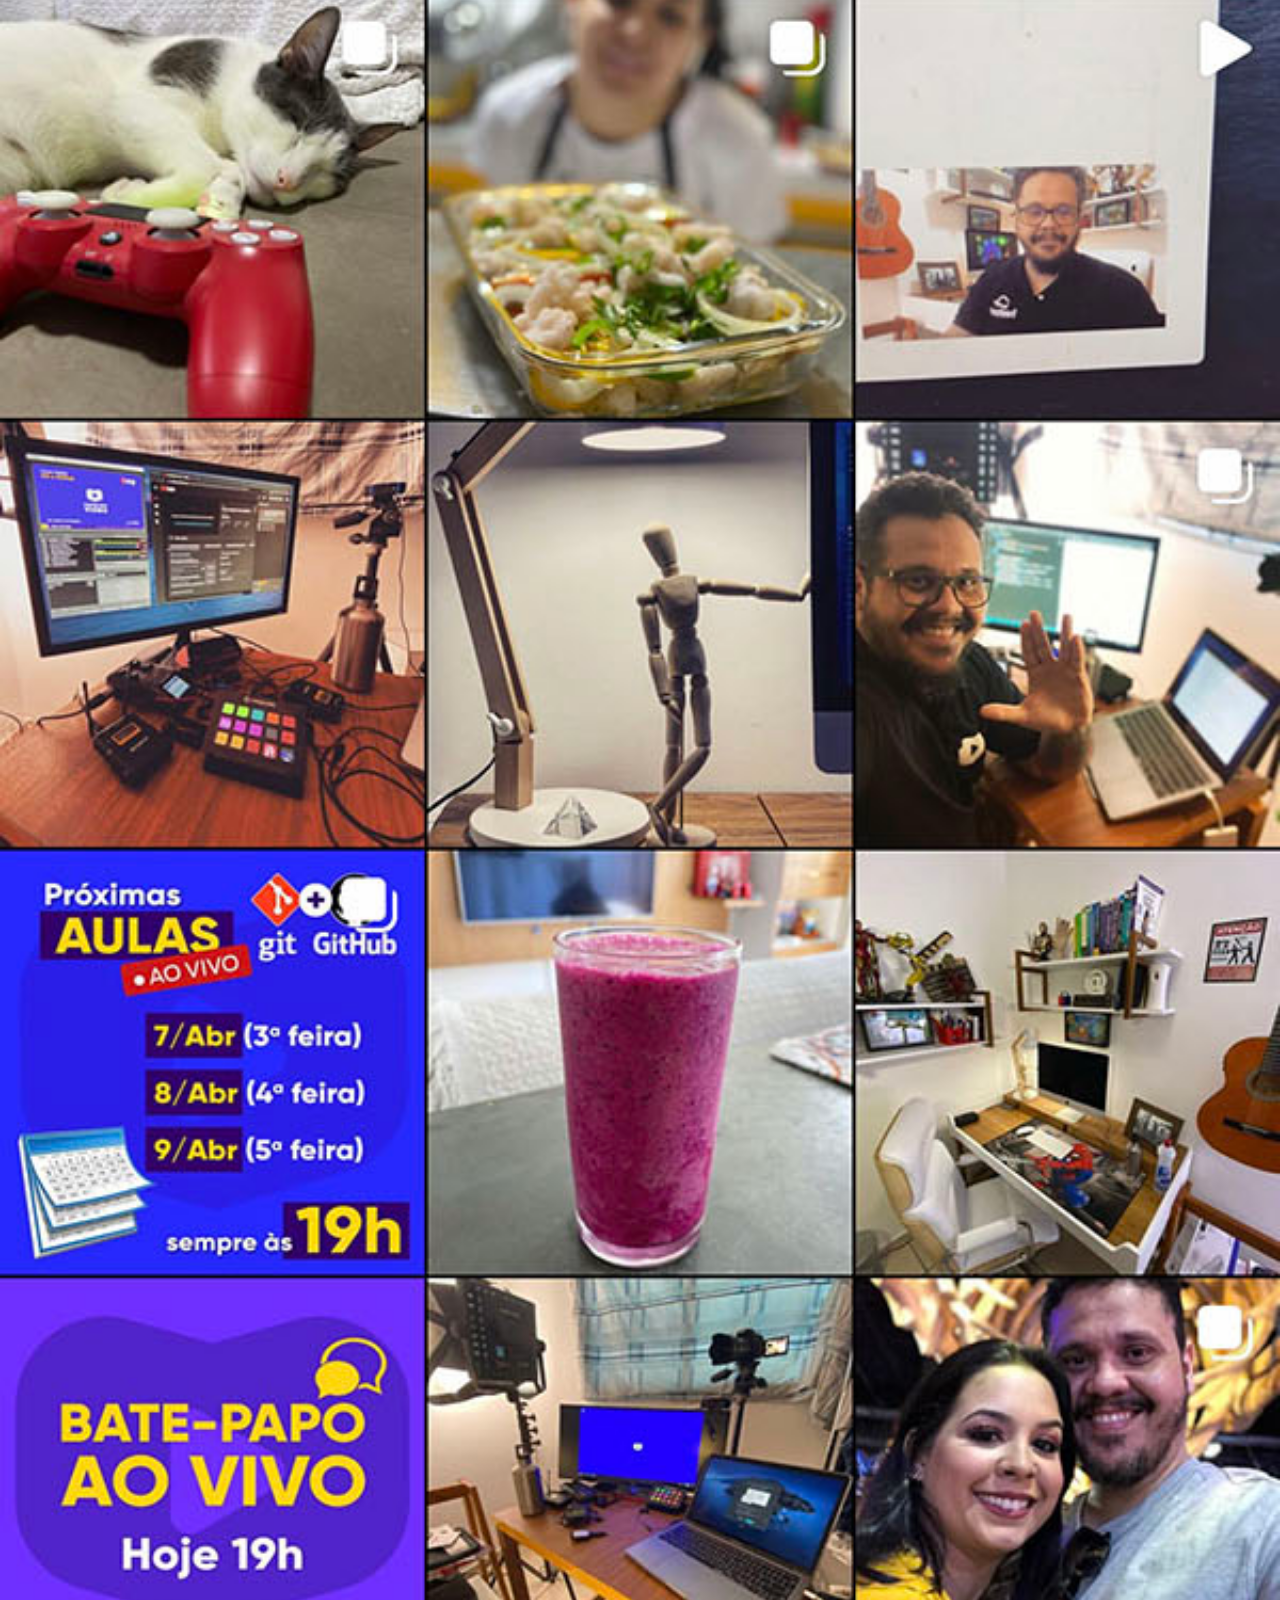
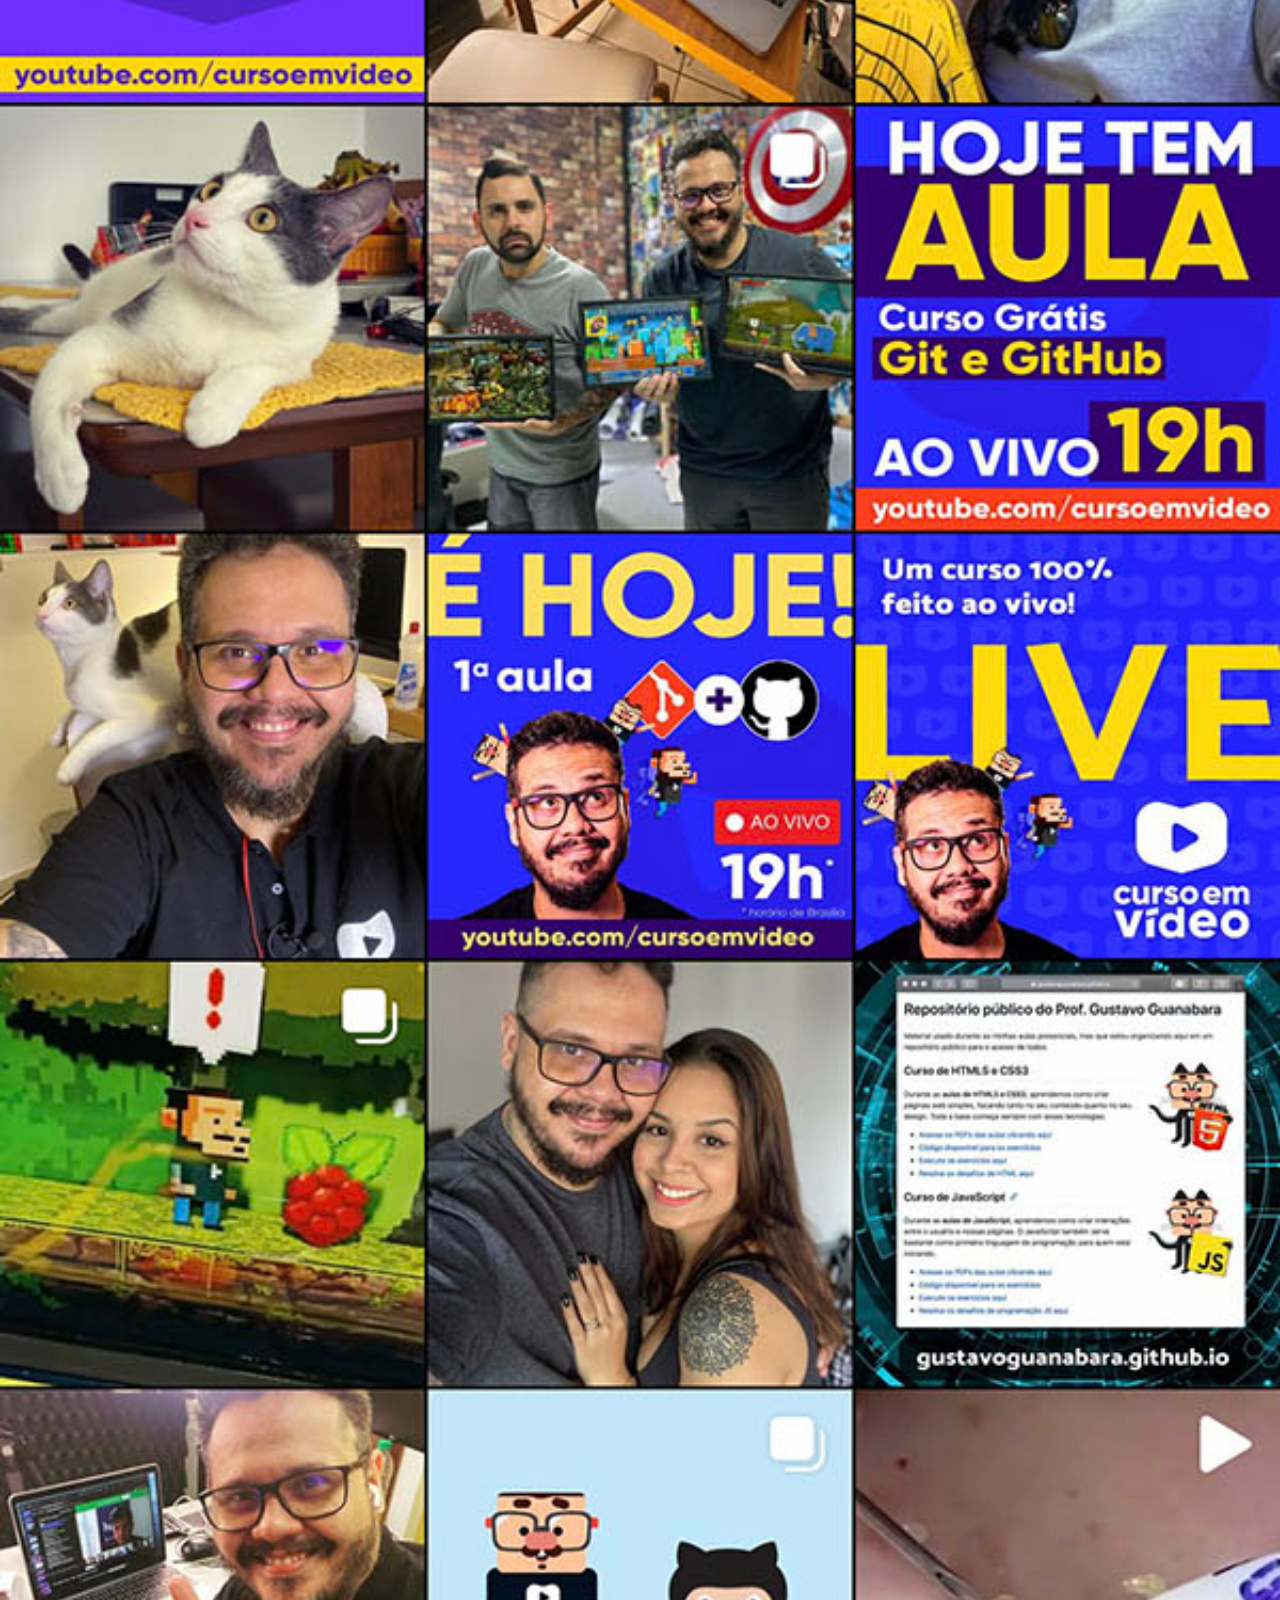
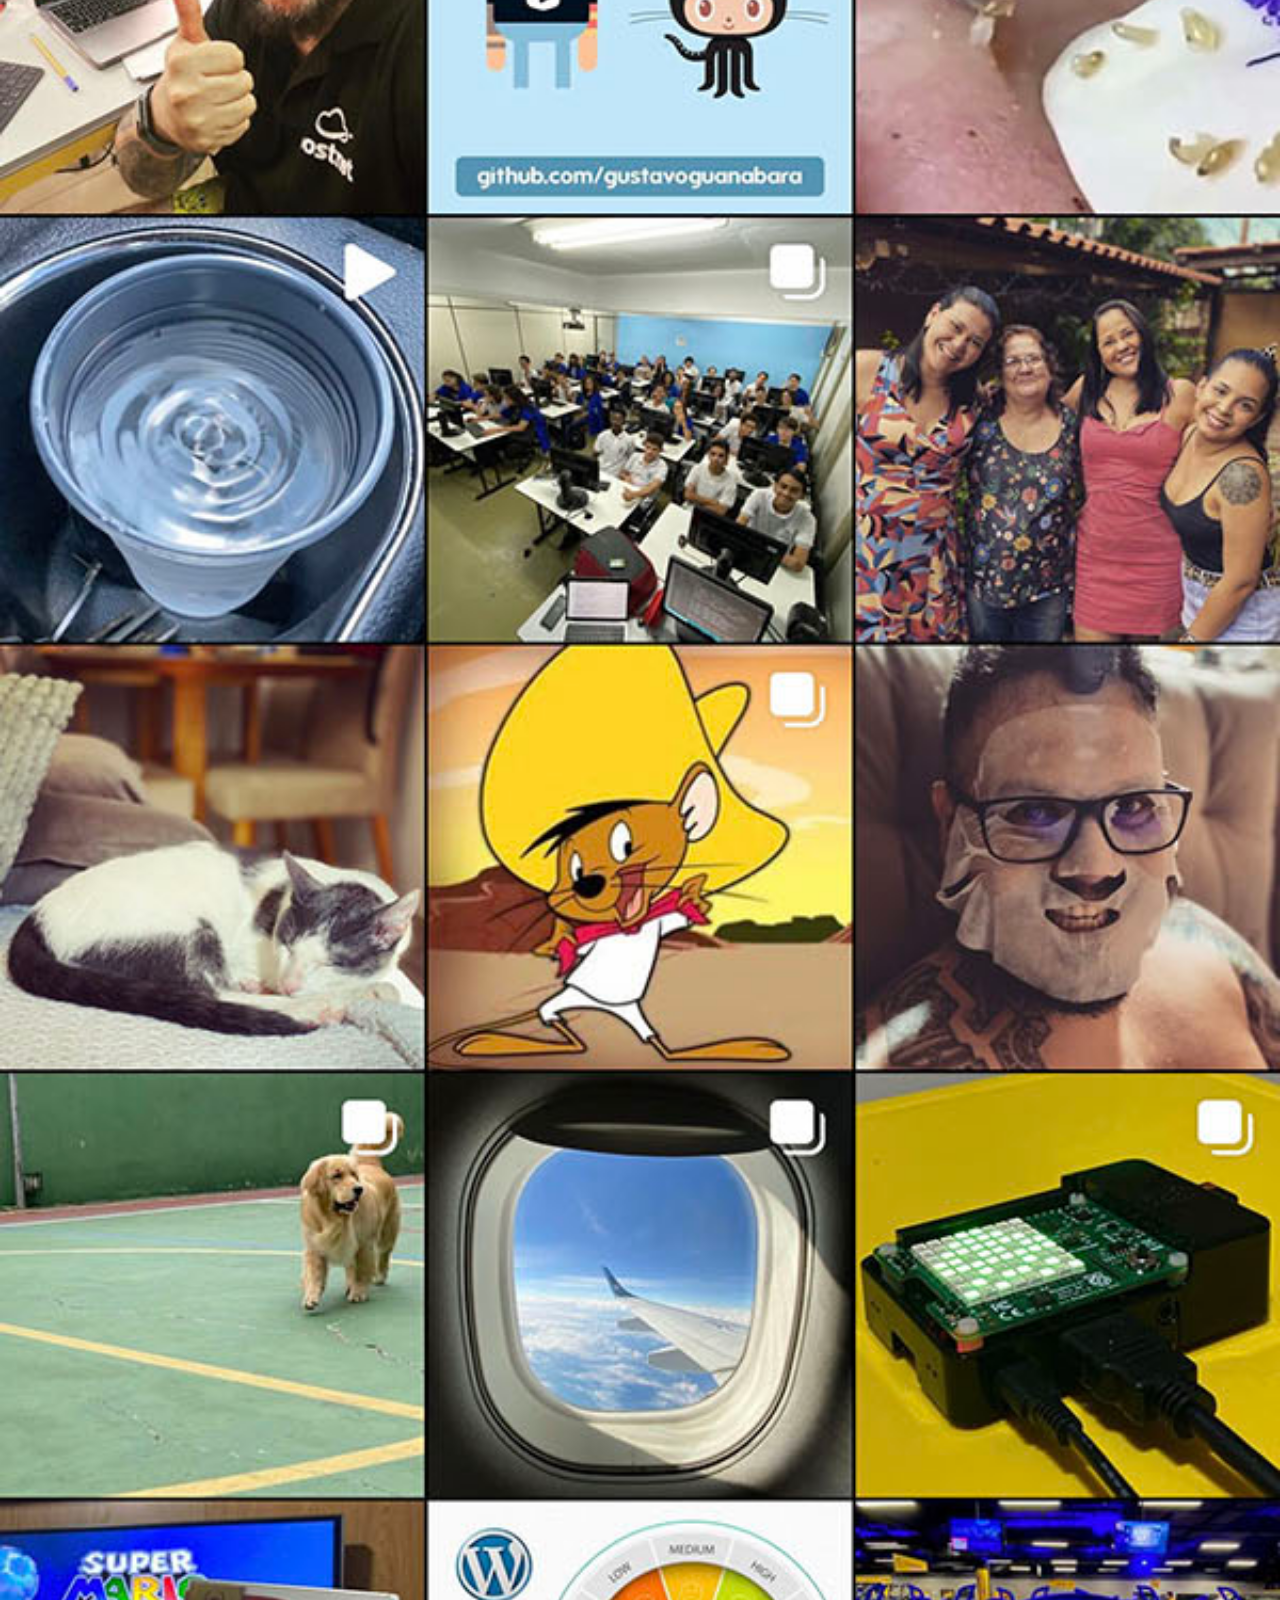
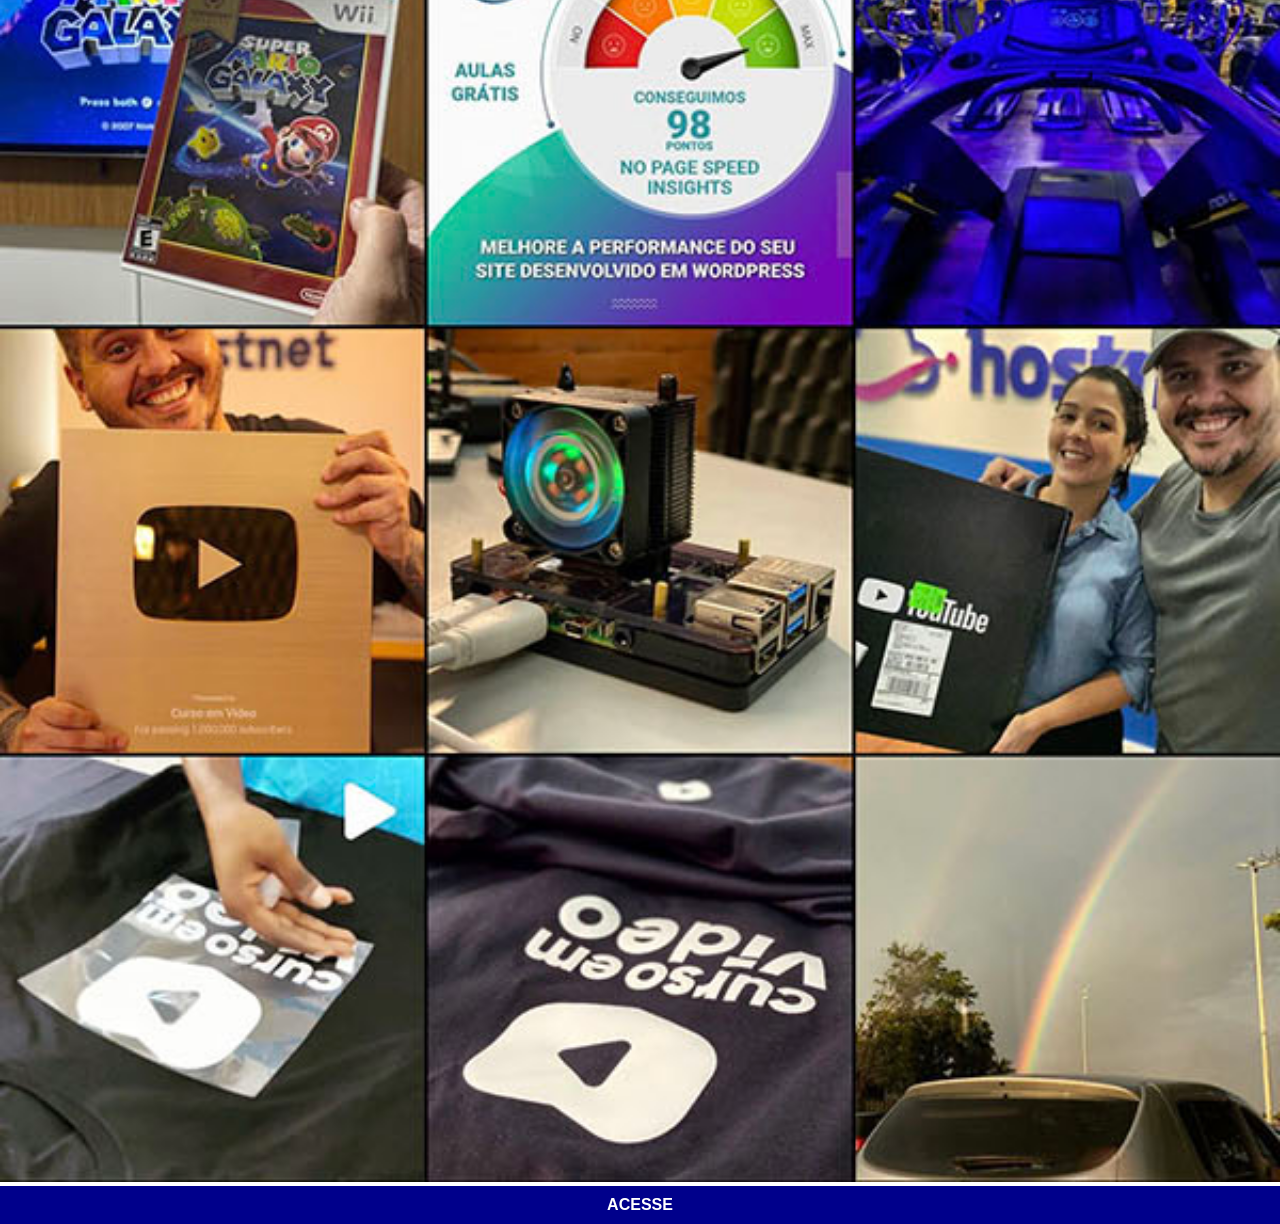
<file: instagram.html>
<!DOCTYPE html>
<html lang="pt-br">
<head>
    <meta charset="UTF-8">
    <meta name="viewport" content="width=device-width, initial-scale=1.0">
    <title>Instagram</title>
    <link rel="stylesheet" href="estilos/social.css">
</head>
<body>
    <img src="imagens/tela-instagram.jpg">
    <a href="https://www.instagram.com/gustavoguanabara" target="_blank">ACESSE</a>
</body>
</html>
</file>
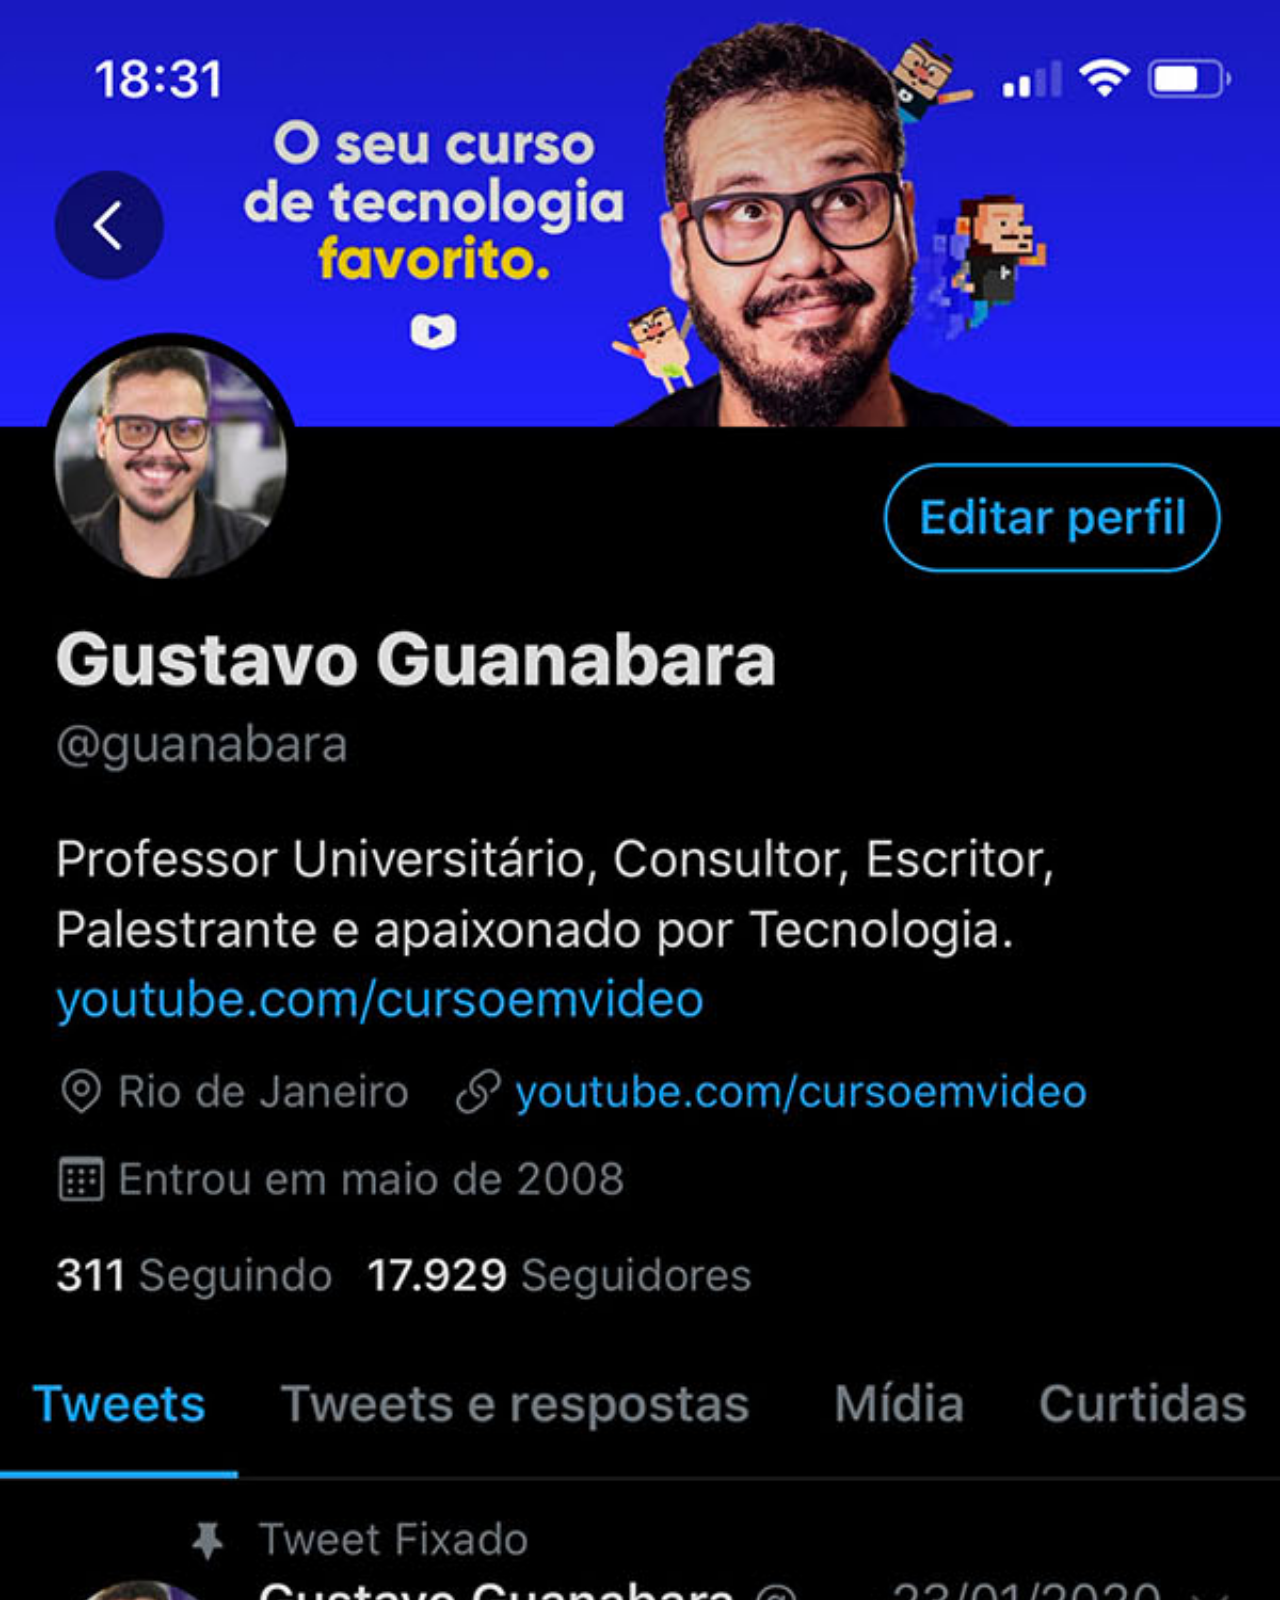
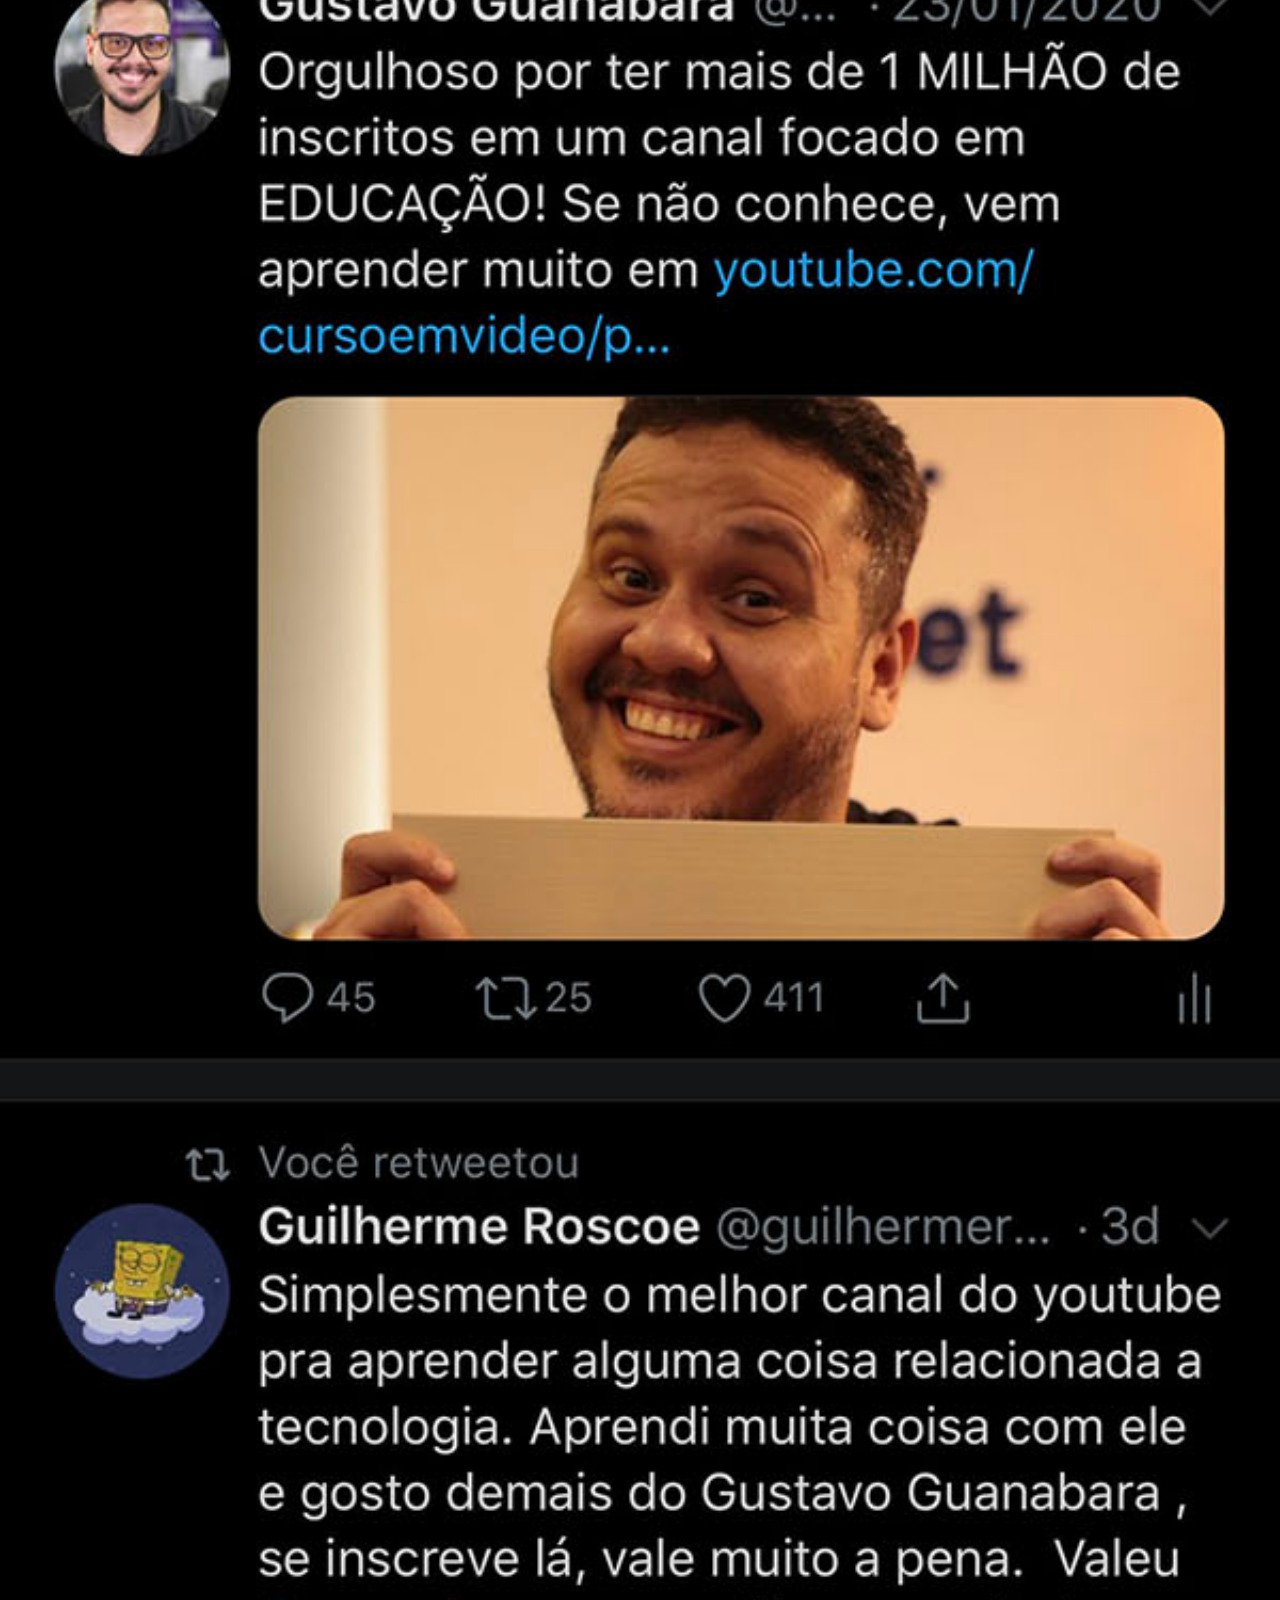
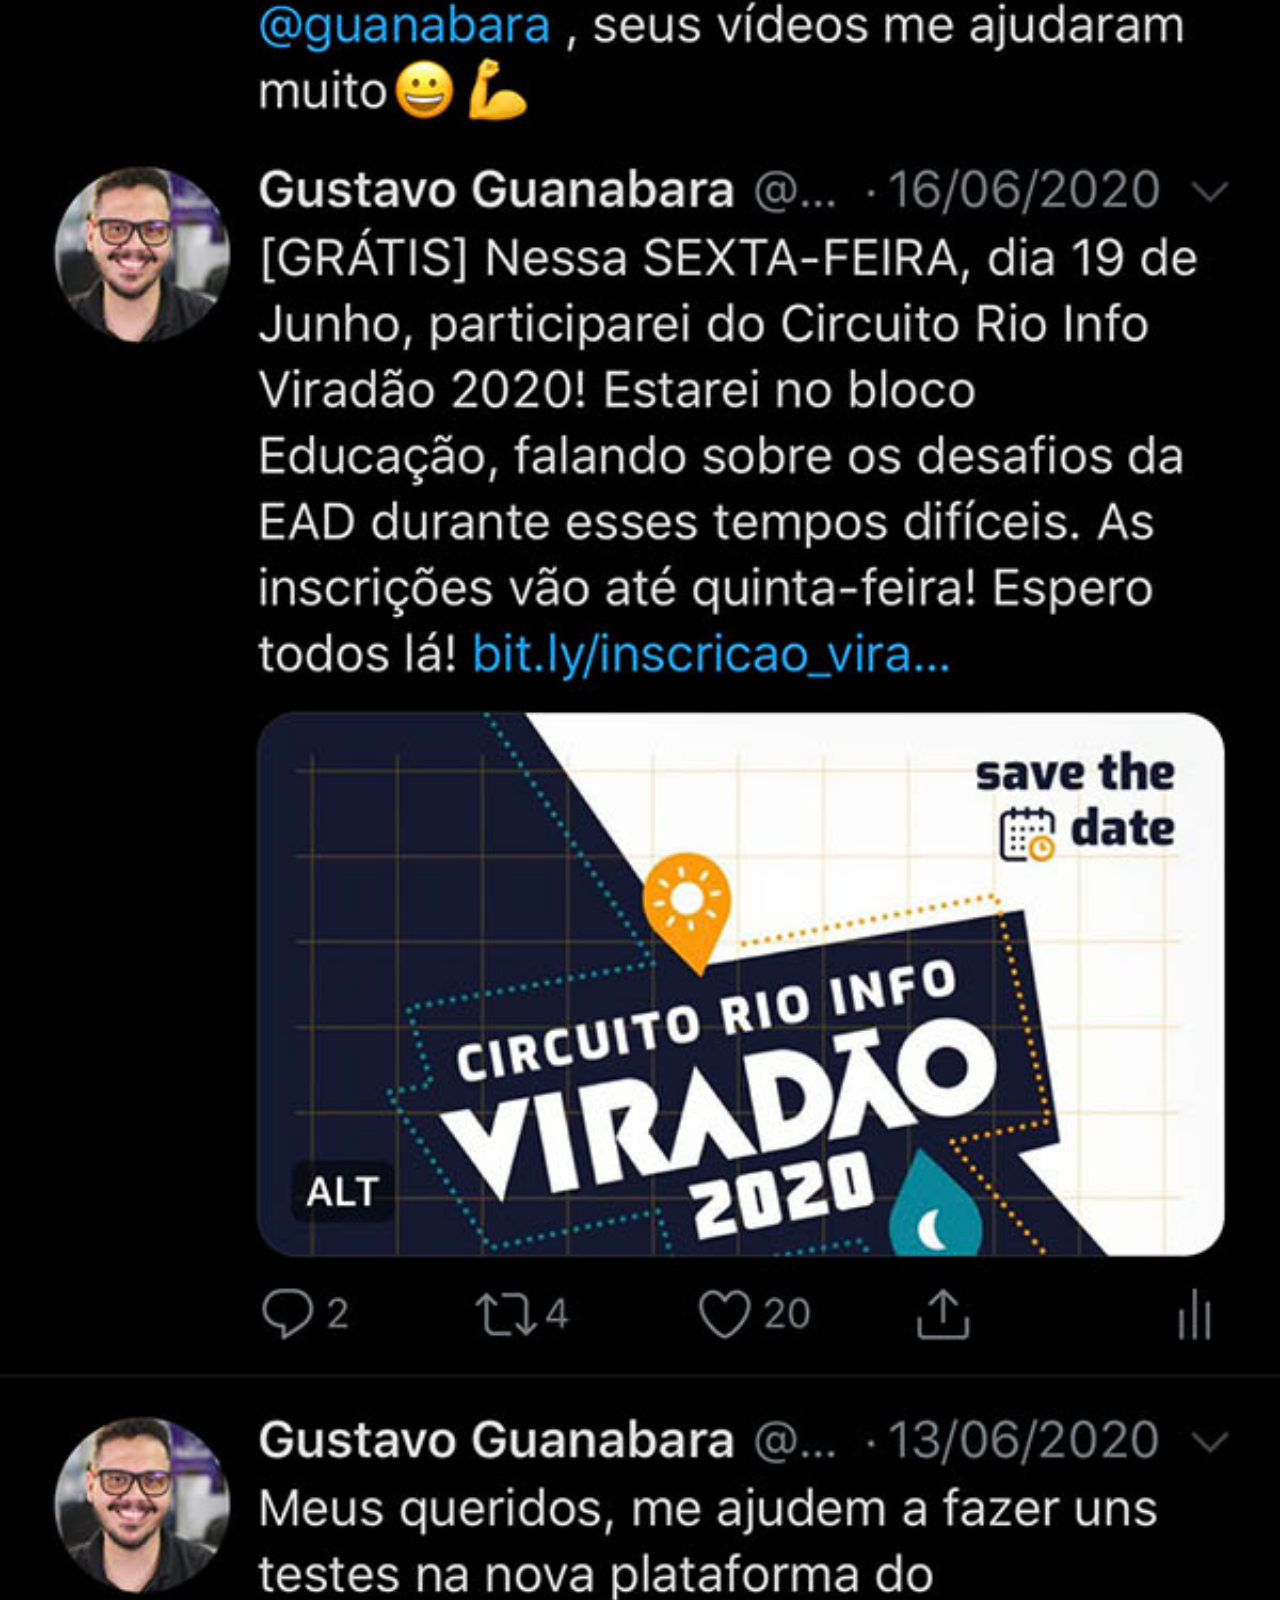
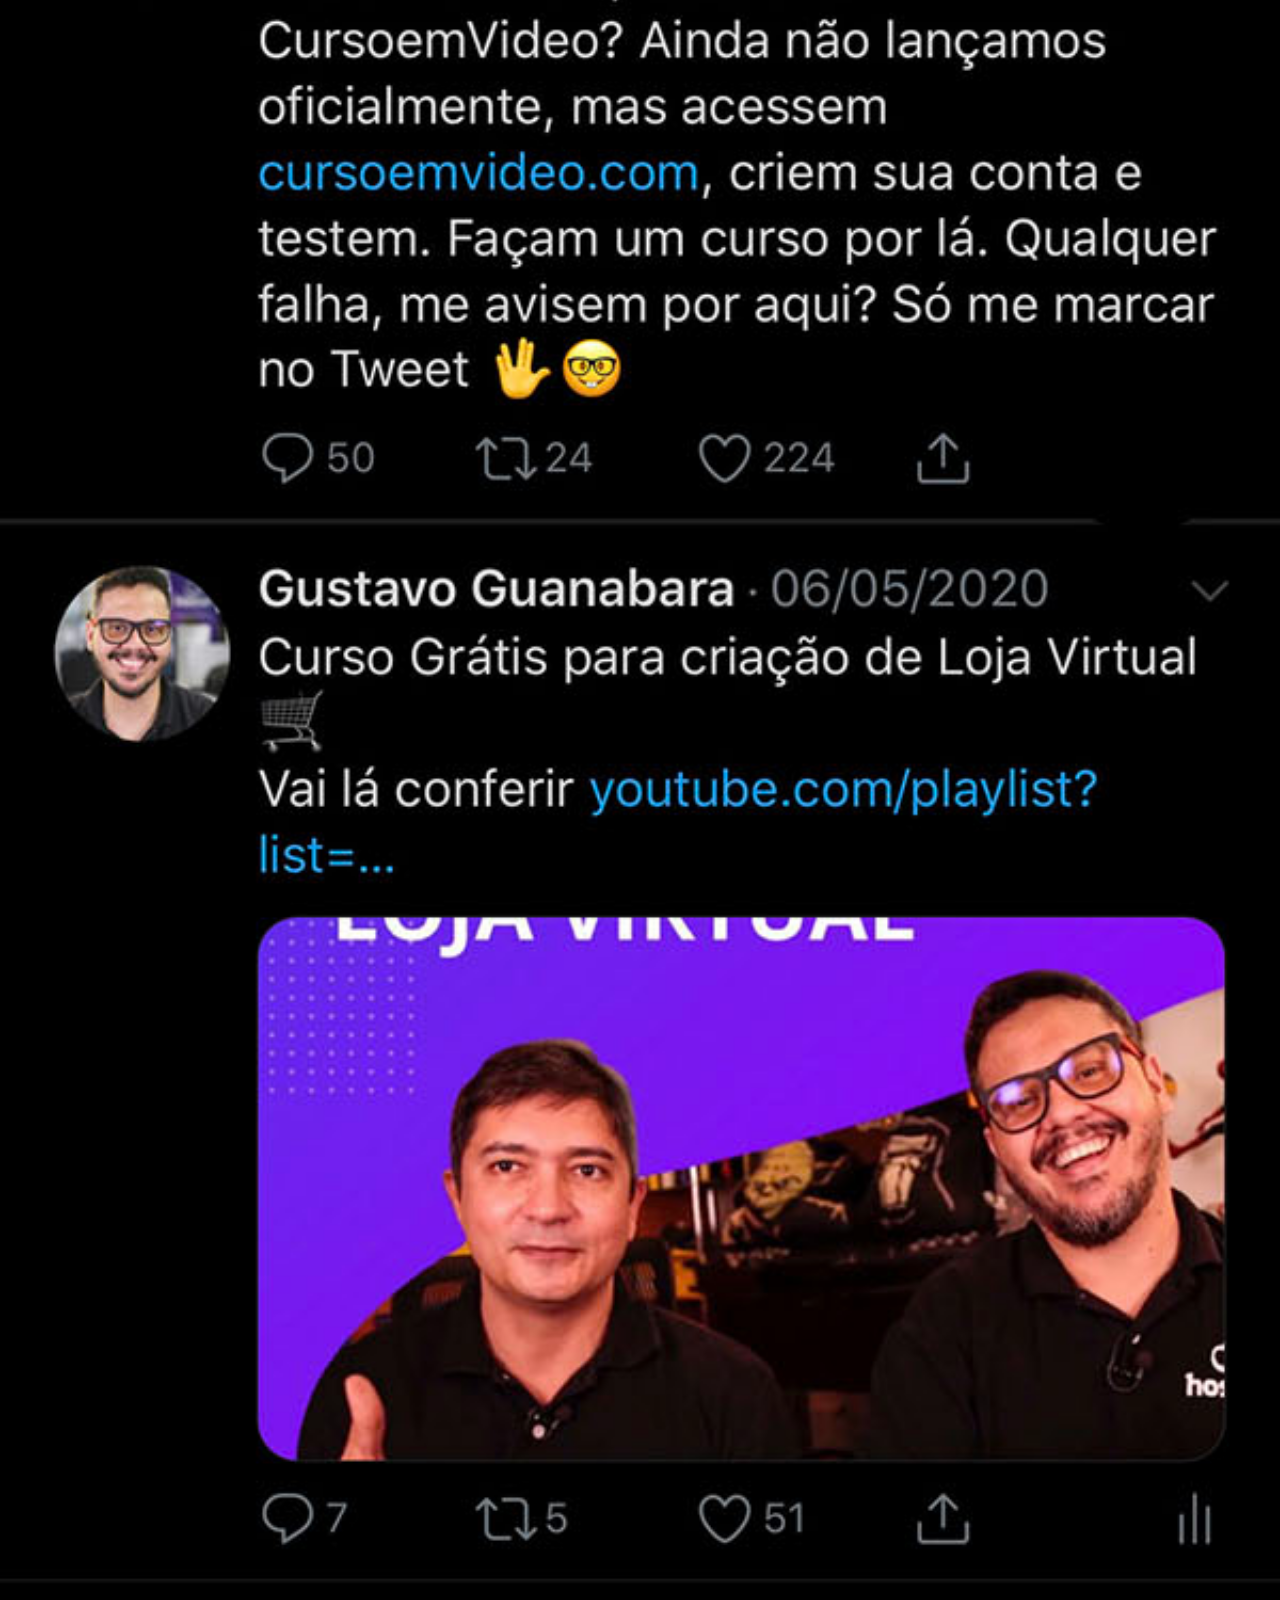
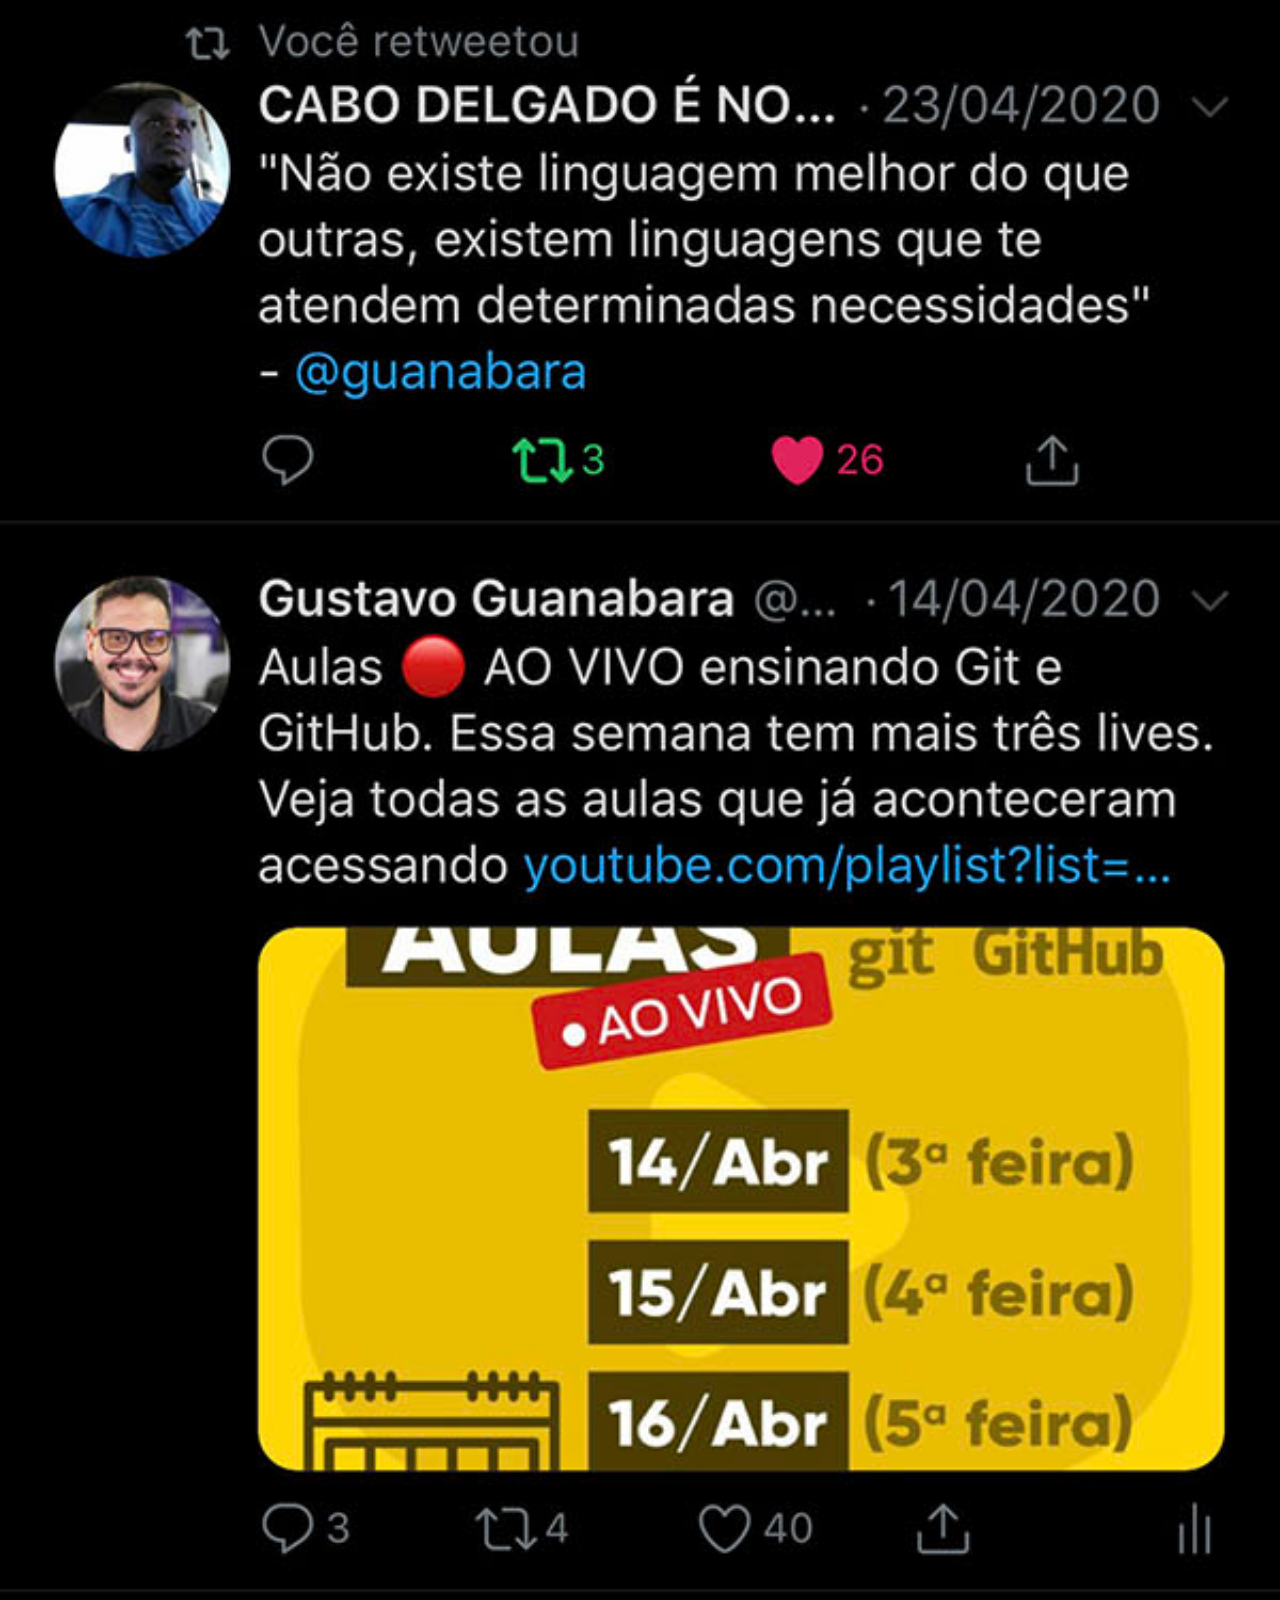
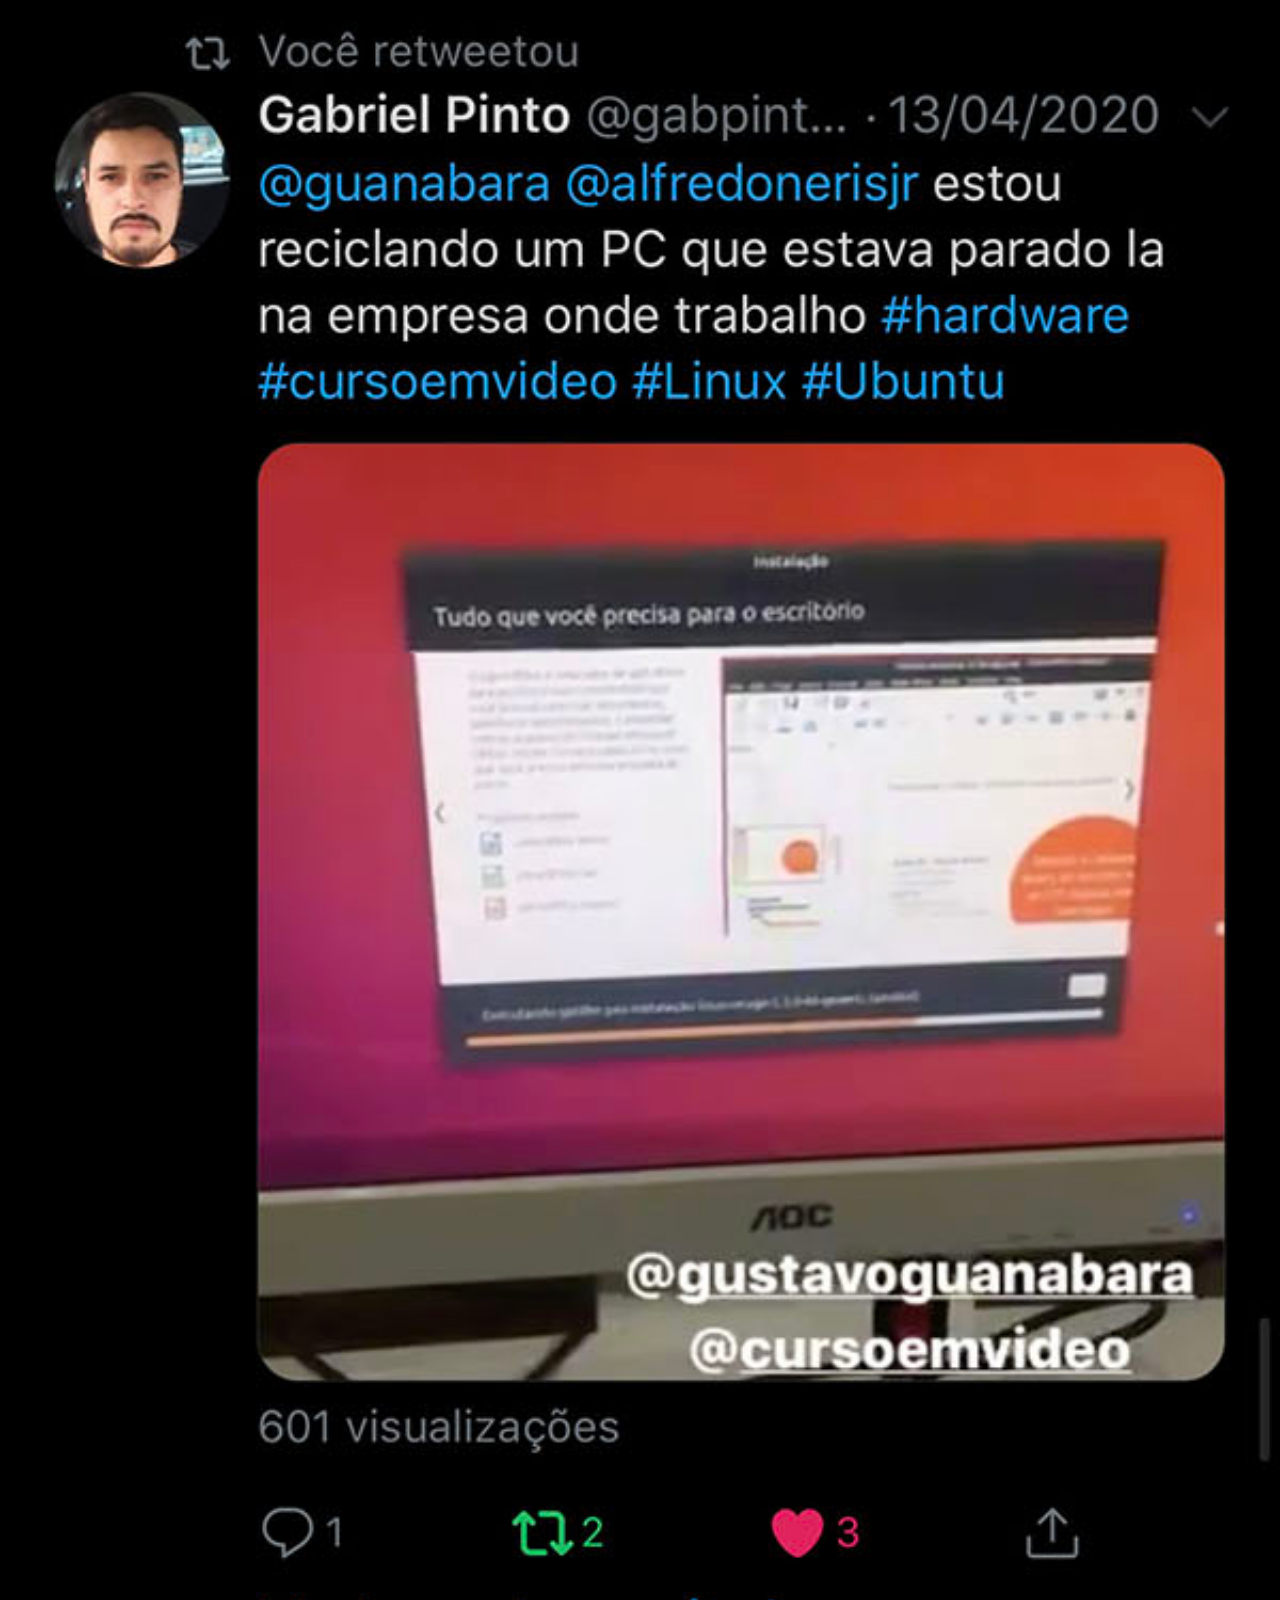
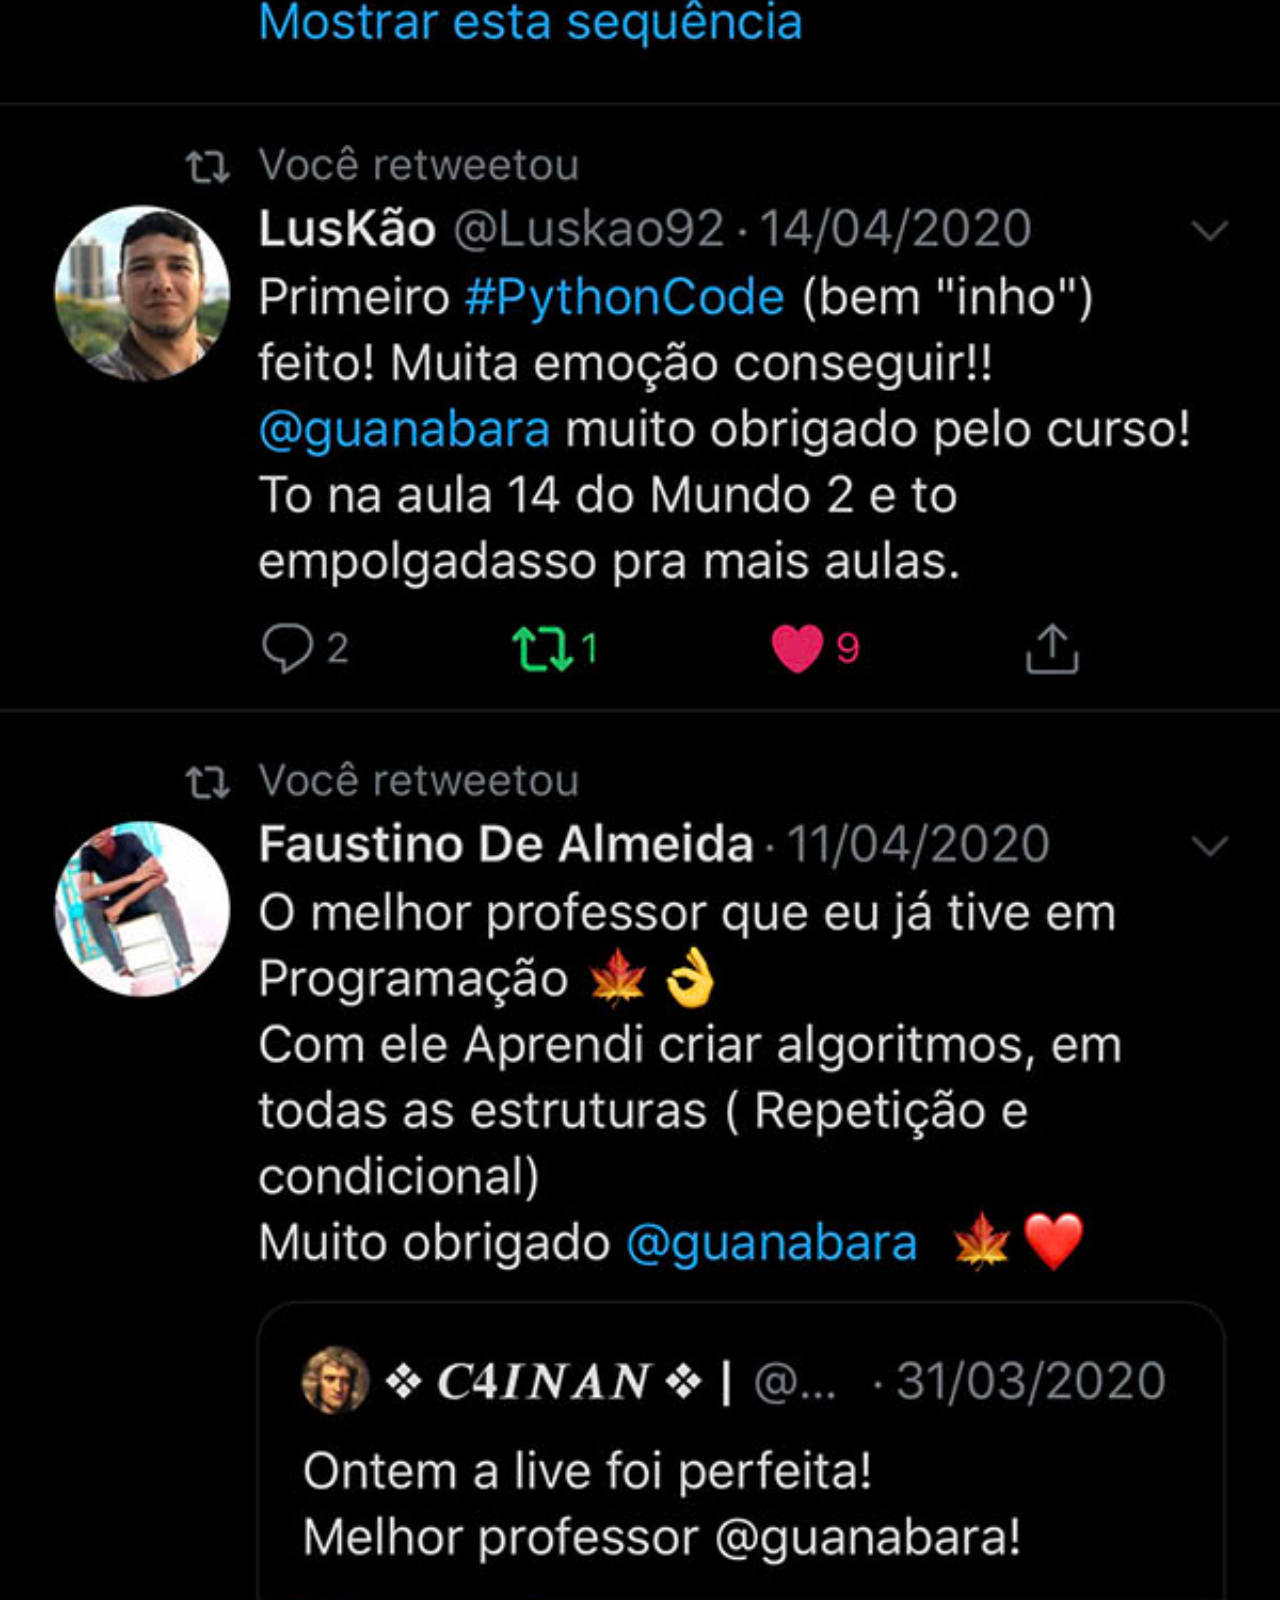
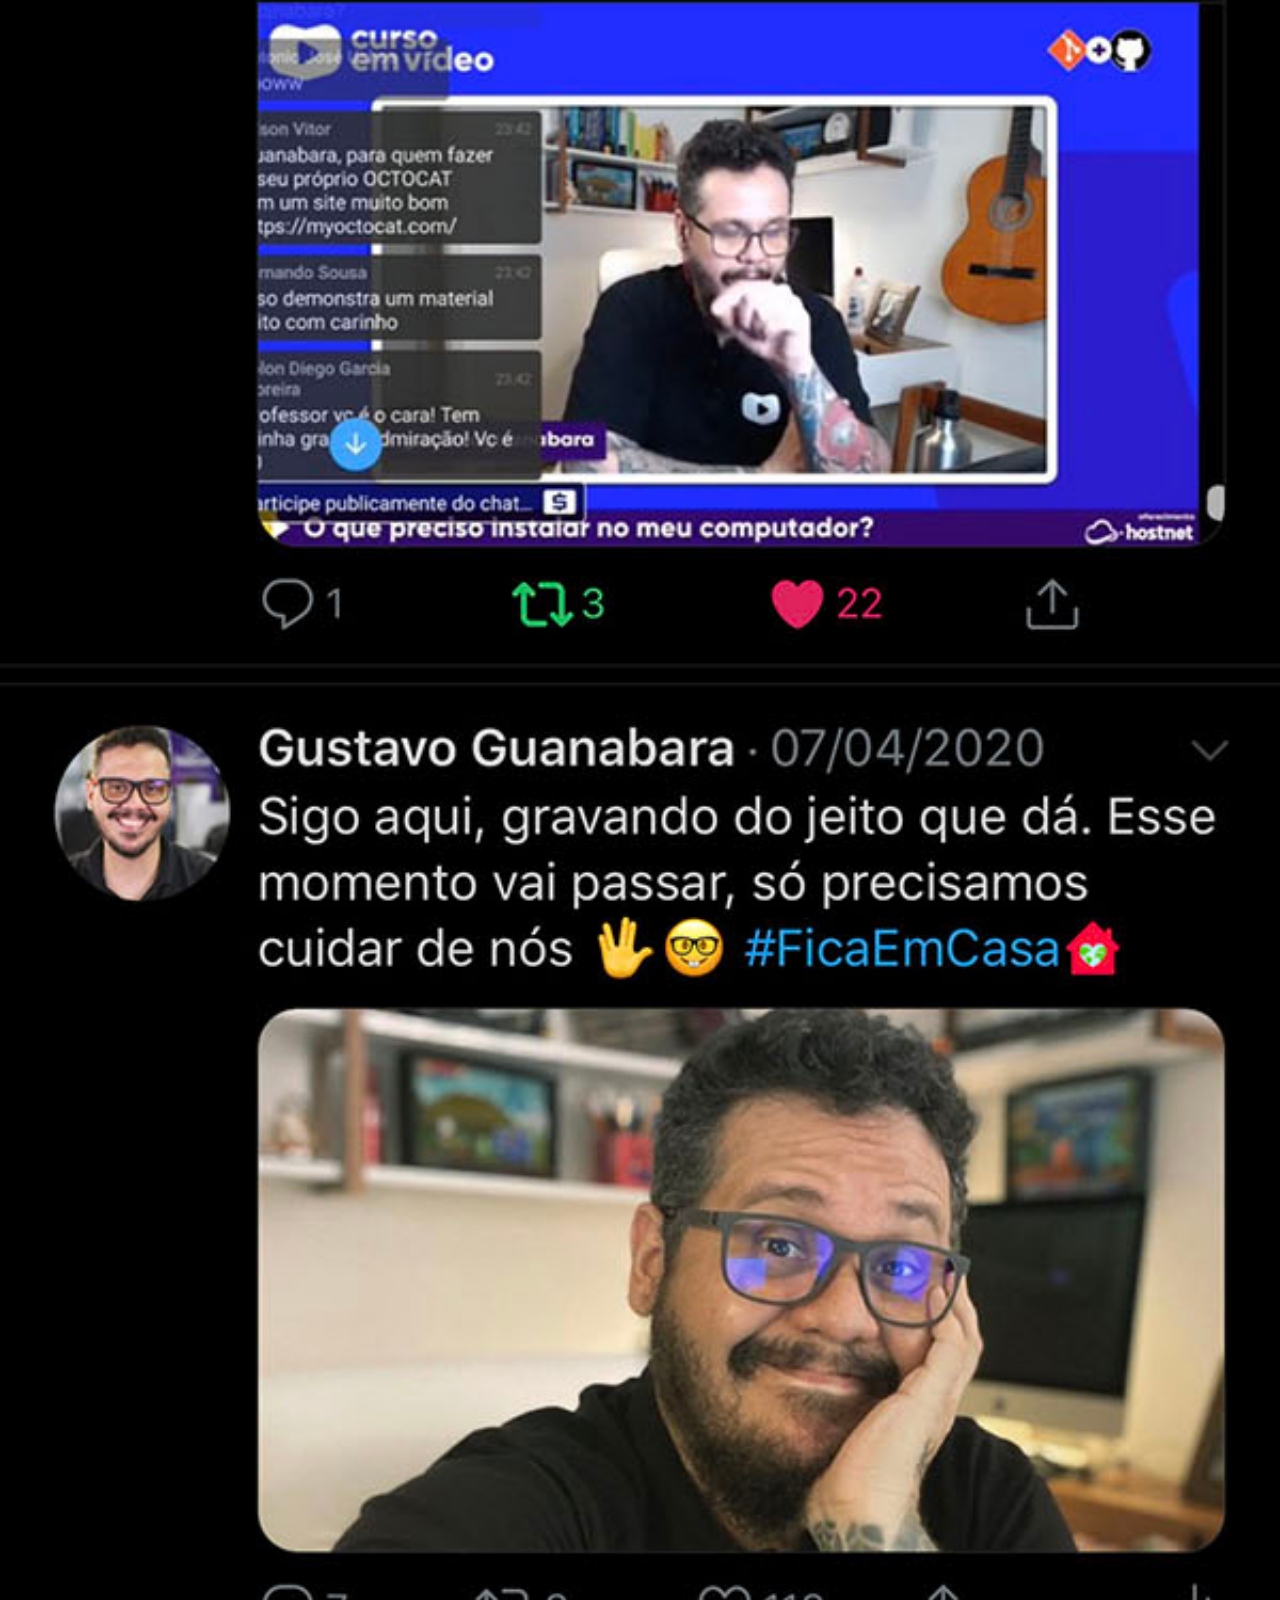
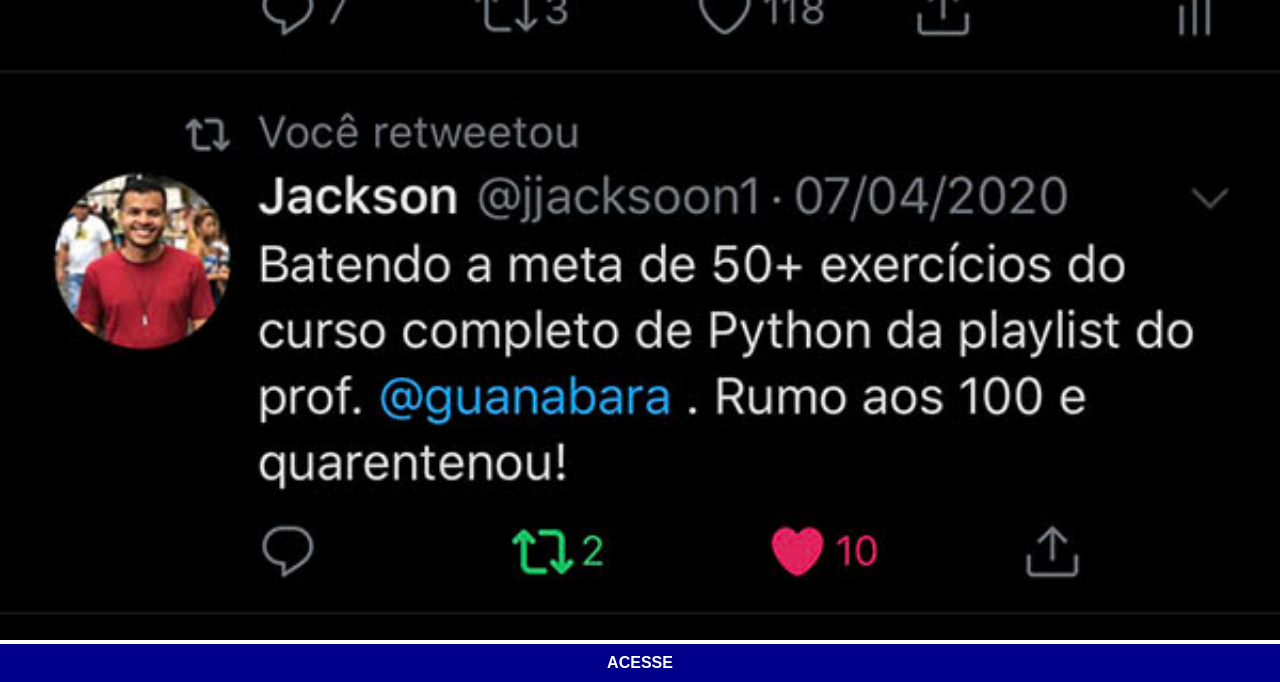
<file: twitter.html>
<!DOCTYPE html>
<html lang="pt-br">
<head>
    <meta charset="UTF-8">
    <meta name="viewport" content="width=device-width, initial-scale=1.0">
    <title>Twitter</title>
    <link rel="stylesheet" href="estilos/social.css">
</head>
<body>
    <img src="imagens/tela-twitter.jpg">
    <a href="https://x.com/guanabara" target="_blank">ACESSE</a>
</body>
</html>
</file>
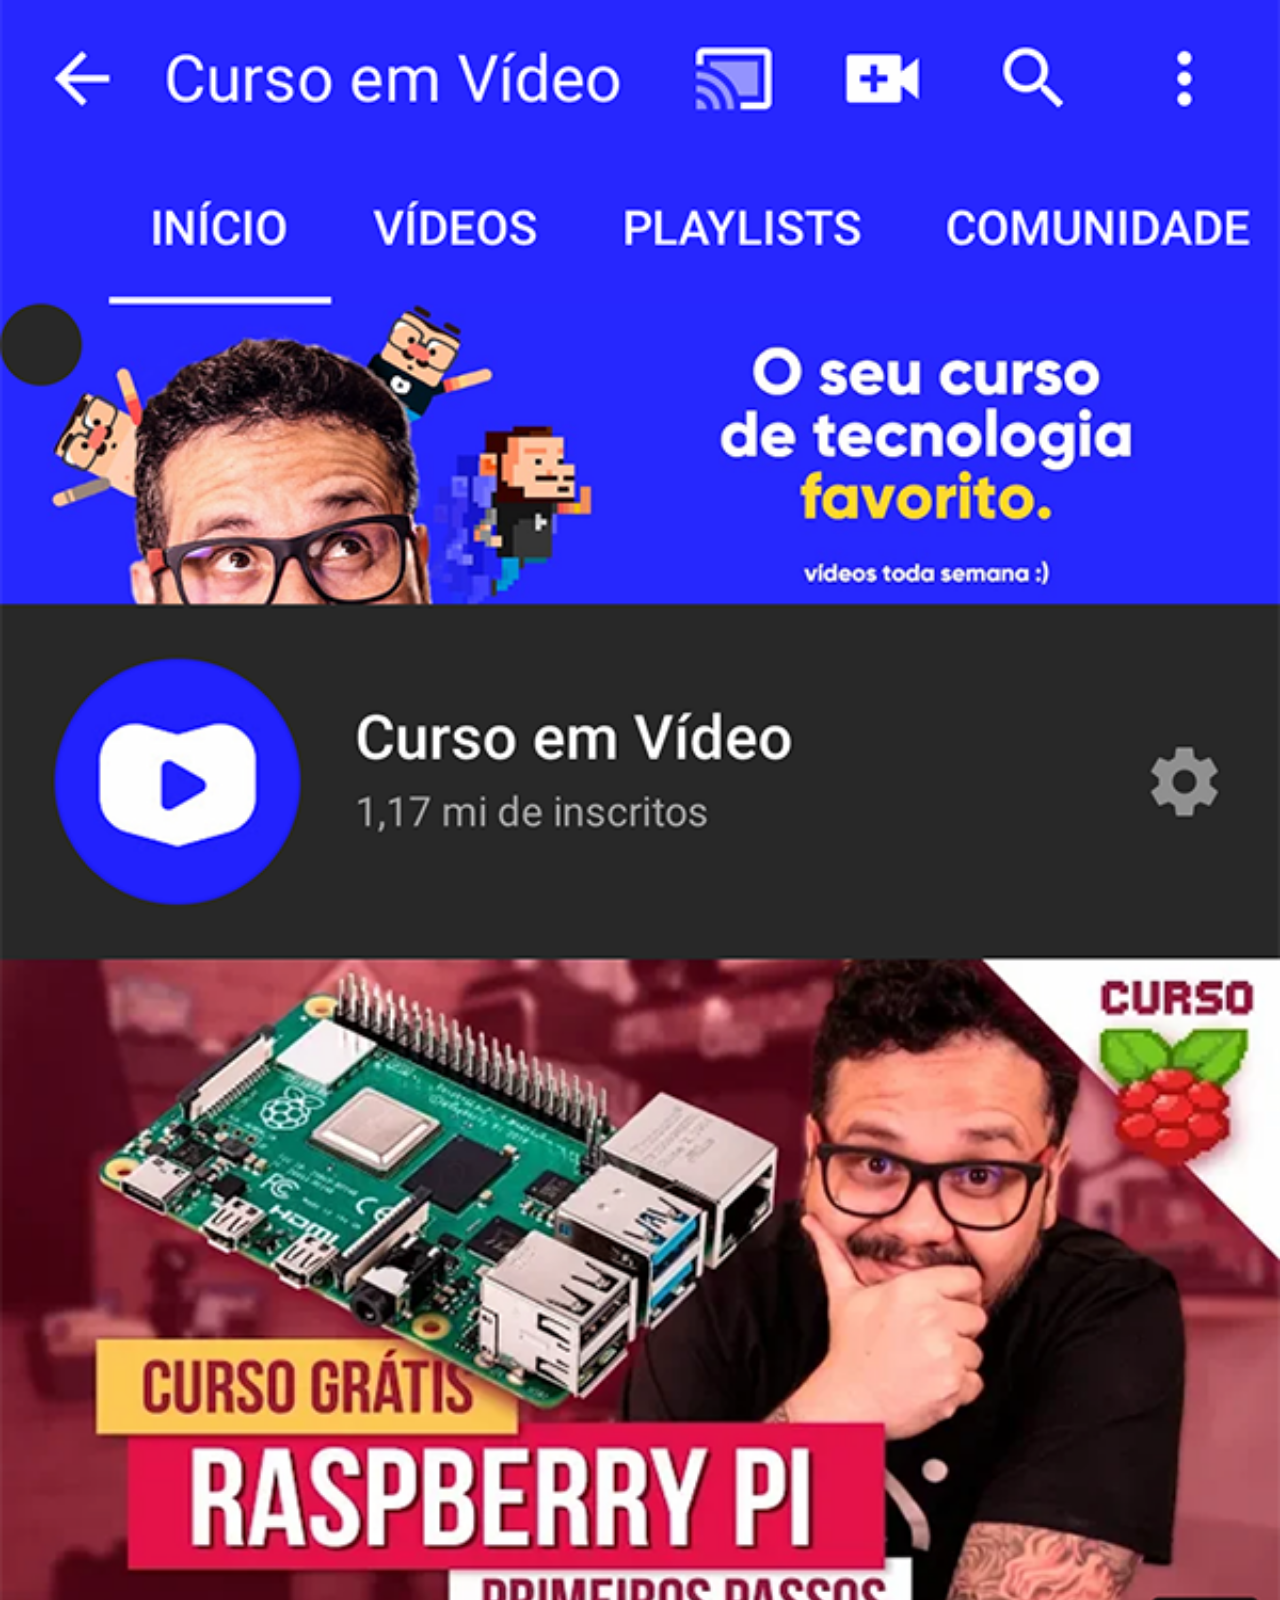
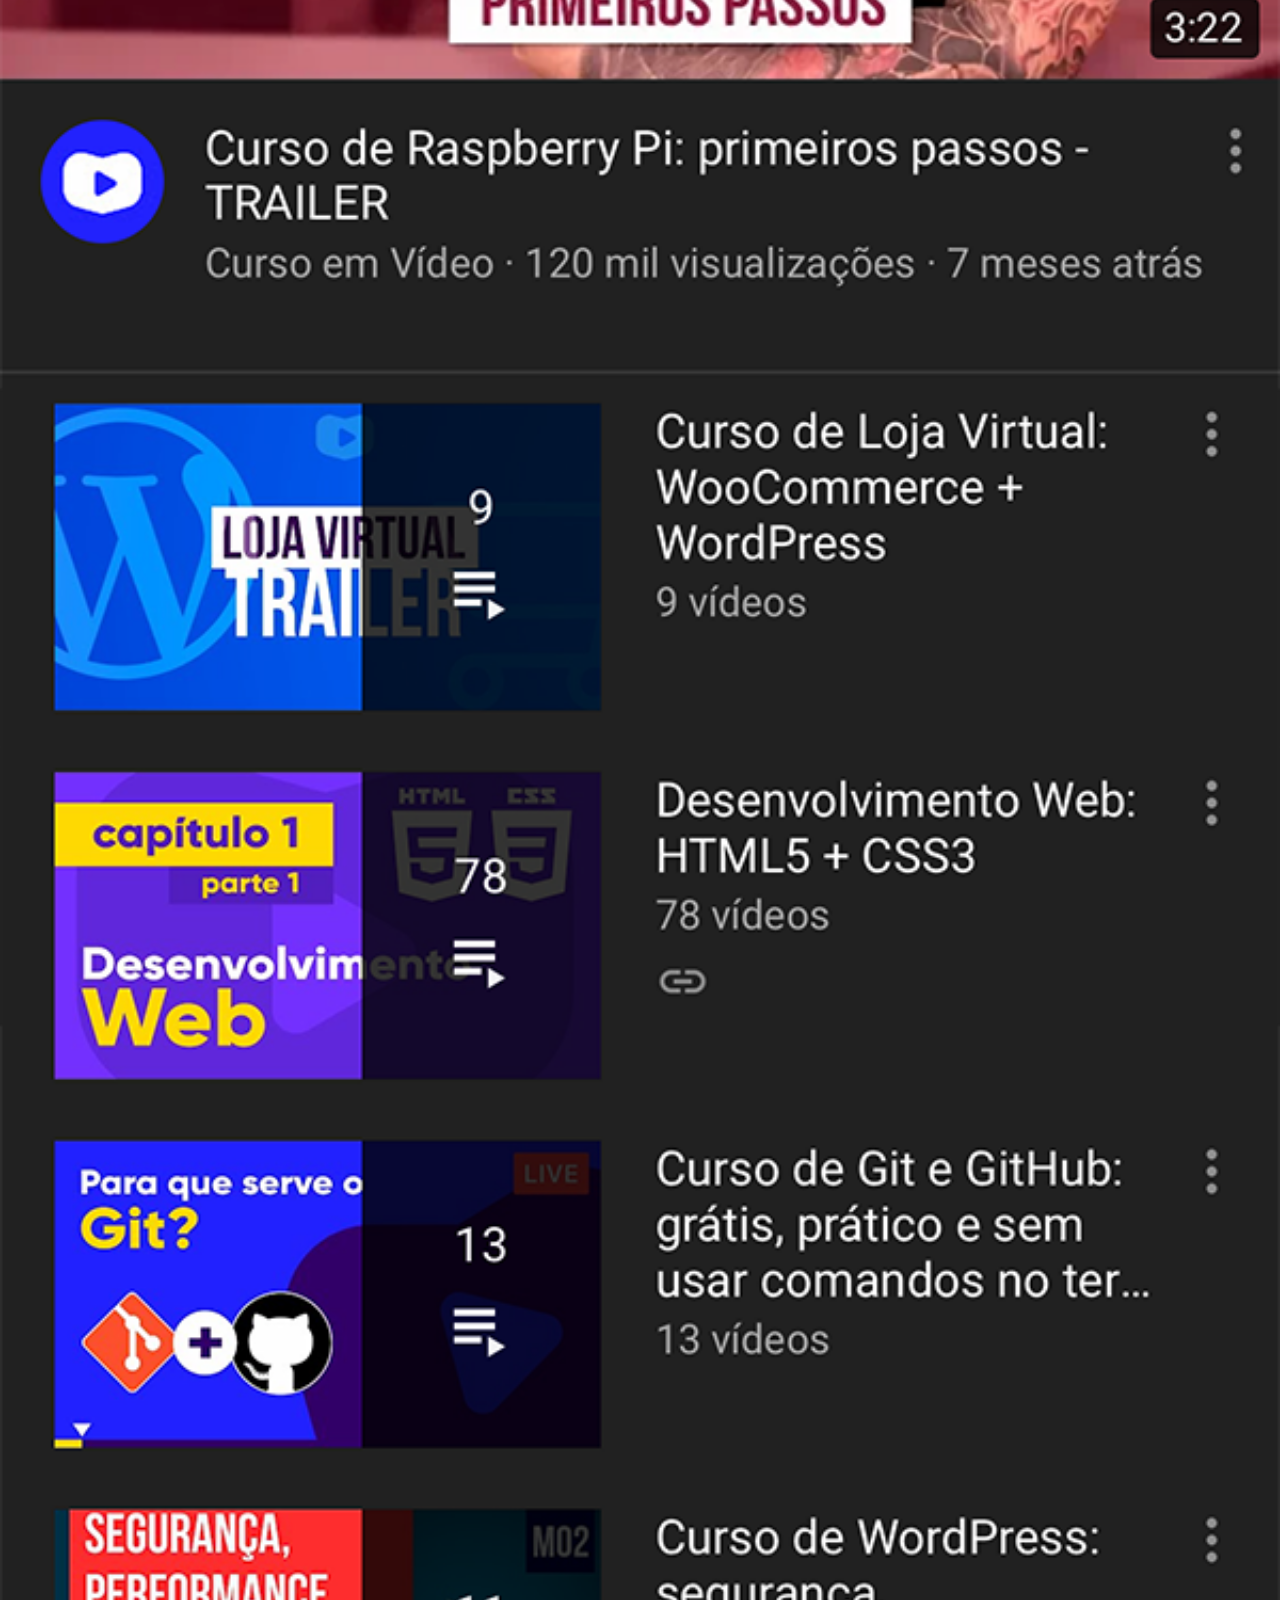
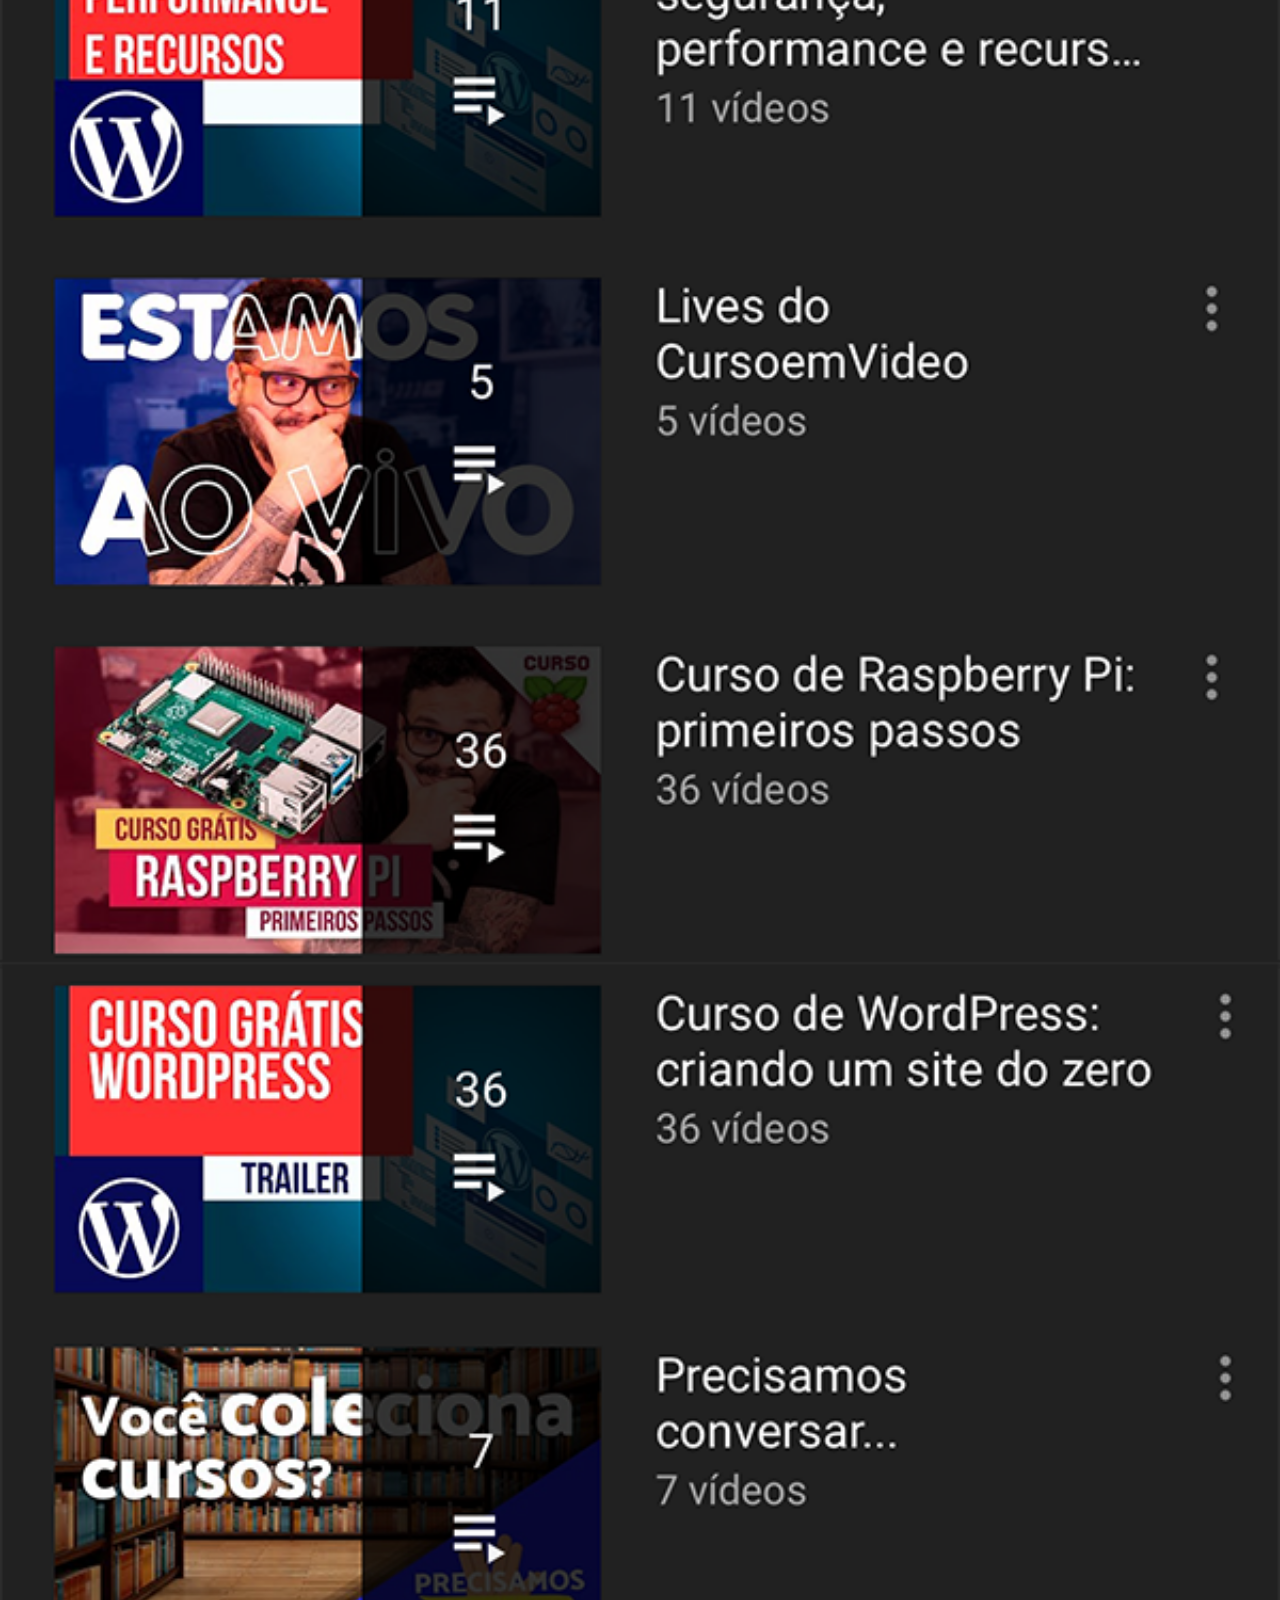
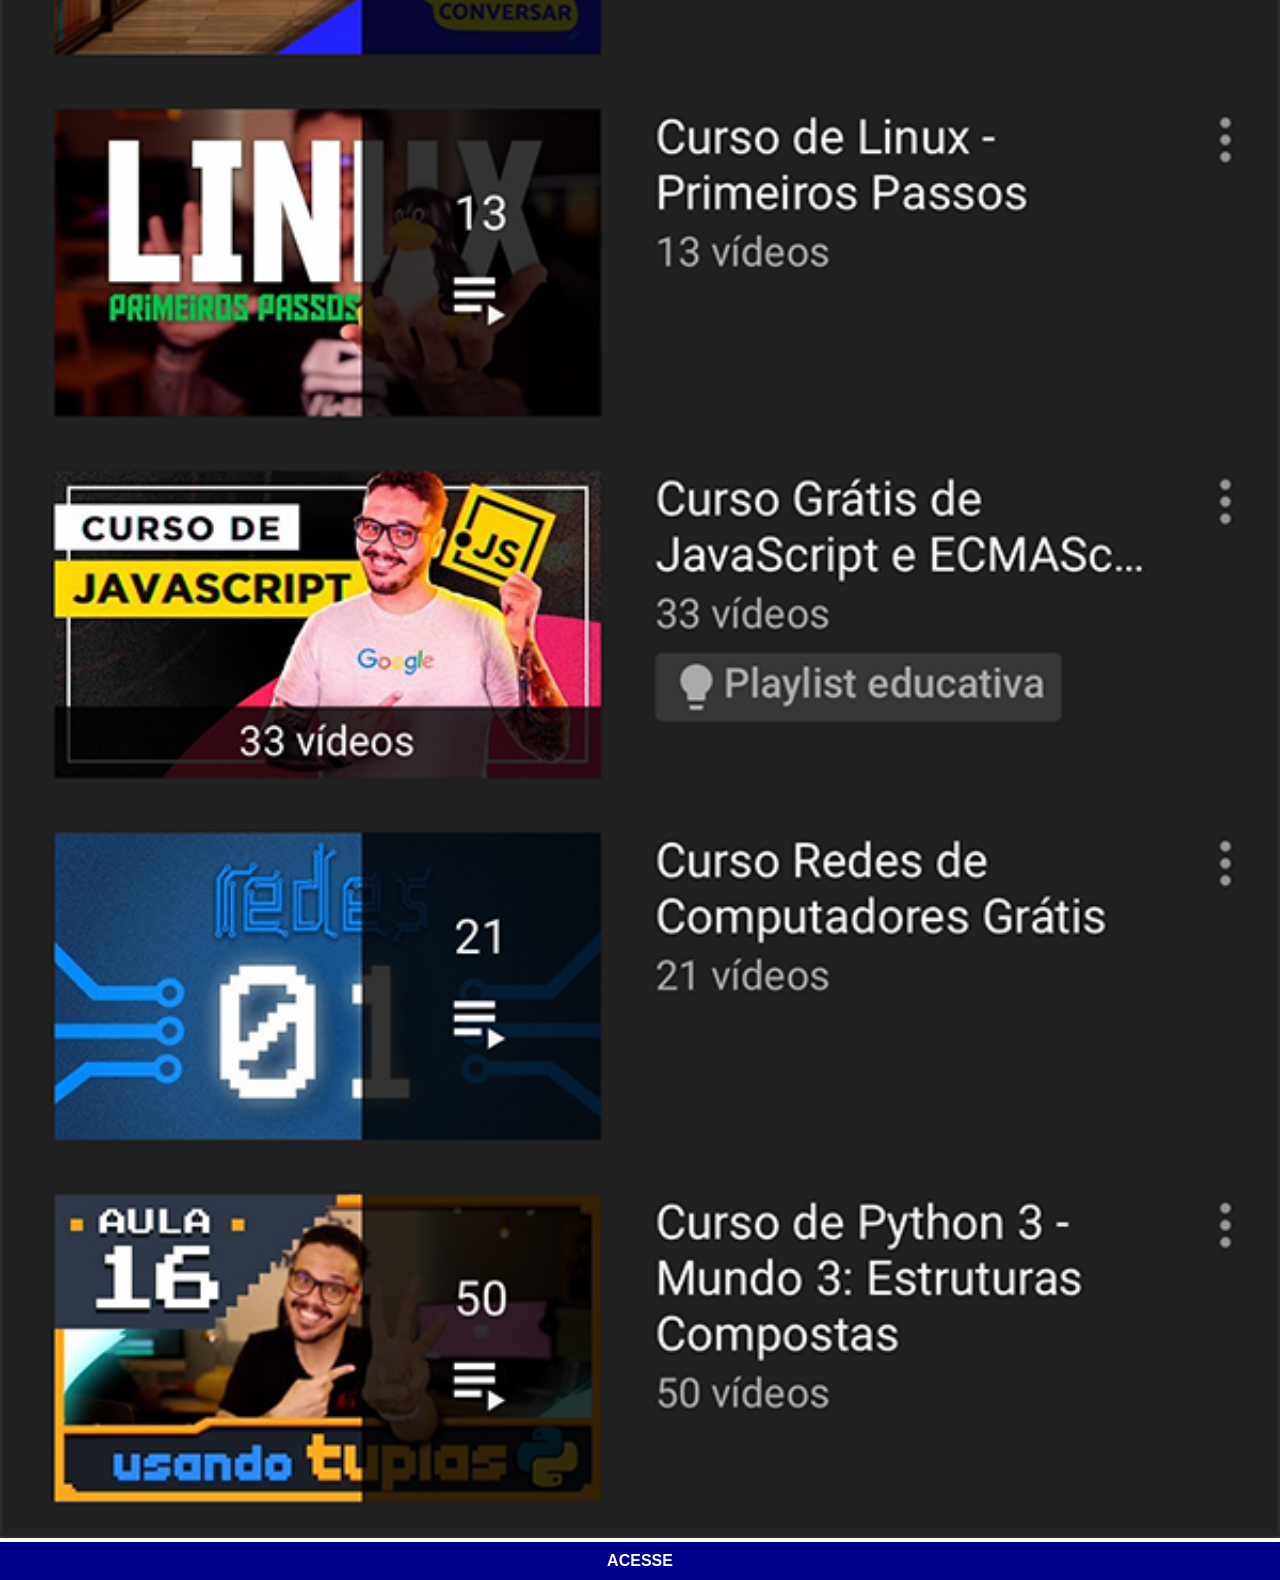
<file: youtube.html>
<!DOCTYPE html>
<html lang="pt-br">
<head>
    <meta charset="UTF-8">
    <meta name="viewport" content="width=device-width, initial-scale=1.0">
    <title>Youtube</title>
    <link rel="stylesheet" href="estilos/social.css">
</head>
<body>
    <img src="imagens/tela-youtube.png" alt="Youtube">
    <a href="https://www.youtube.com/@cursoemvideo/playlists" target="_blank">ACESSE</a>
</body>
</html>
</file>
<file: estilos/style.css>
@charset "UTF-8";

* {
    margin: 0px;
    padding: 0px;
    font-family: Arial, Helvetica, sans-serif;
}

html, body {
    height: 100vh;
    width: 100vw;
    background-color: black;
}

body {
    background: url('../imagens/fundo-madeira.jpg') no-repeat top center;
    background-size: cover;
    background-attachment: fixed;
}

main {
    position: relative;
    height: 100vh;
}

section#telefone {
    position: absolute;
    top: 50%;
    left: 50%;
    transform: translate(-50%, -50%);

    height: 627px;
    width: 311px;
    background: url('../imagens/frame-iphone.png') no-repeat;
}

iframe#tela {
    position: relative;
    width: 268px;
    height: 471px;
    top: 80px;
    left: 21px;
    box-shadow: inset 2px 2px 5px rgba(0, 0, 0, 0.2);

}

section#redes-sociais {
    text-align: right;
}

section#redes-sociais img {
    width: 50px;
    margin: 10px;
    border-radius: 50%;
    box-shadow: 2px 2px 5px rgba(0, 0, 0, 0.404);
    box-sizing: border-box;
}

section#redes-sociais img:hover {
    border: 2px solid rgba(255, 255, 255, 0.644);
    transform: translate(-3px, -3px);
    box-shadow: 5px 5px 10px rgba(0, 0, 0, 0.603);
    transition: transform 0.3s, border 0.5s;
}
</file>
<file: estilos/social.css>
@charset "UTF-8";

* {
    margin: 0px;
    padding: 0px;
    font-family: Arial, Helvetica, sans-serif;
}

::-webkit-scrollbar {
    width: 0px;
    height: 0px;
}

img {
    width: 100vw;

}

a {
    display: block;
    background-color: darkblue;
    color: white;
    padding: 10px;
    text-align: center;
    font-weight: bolder;
    text-decoration: none;
}

a:hover {
    background-color: blue;
}
</file>
